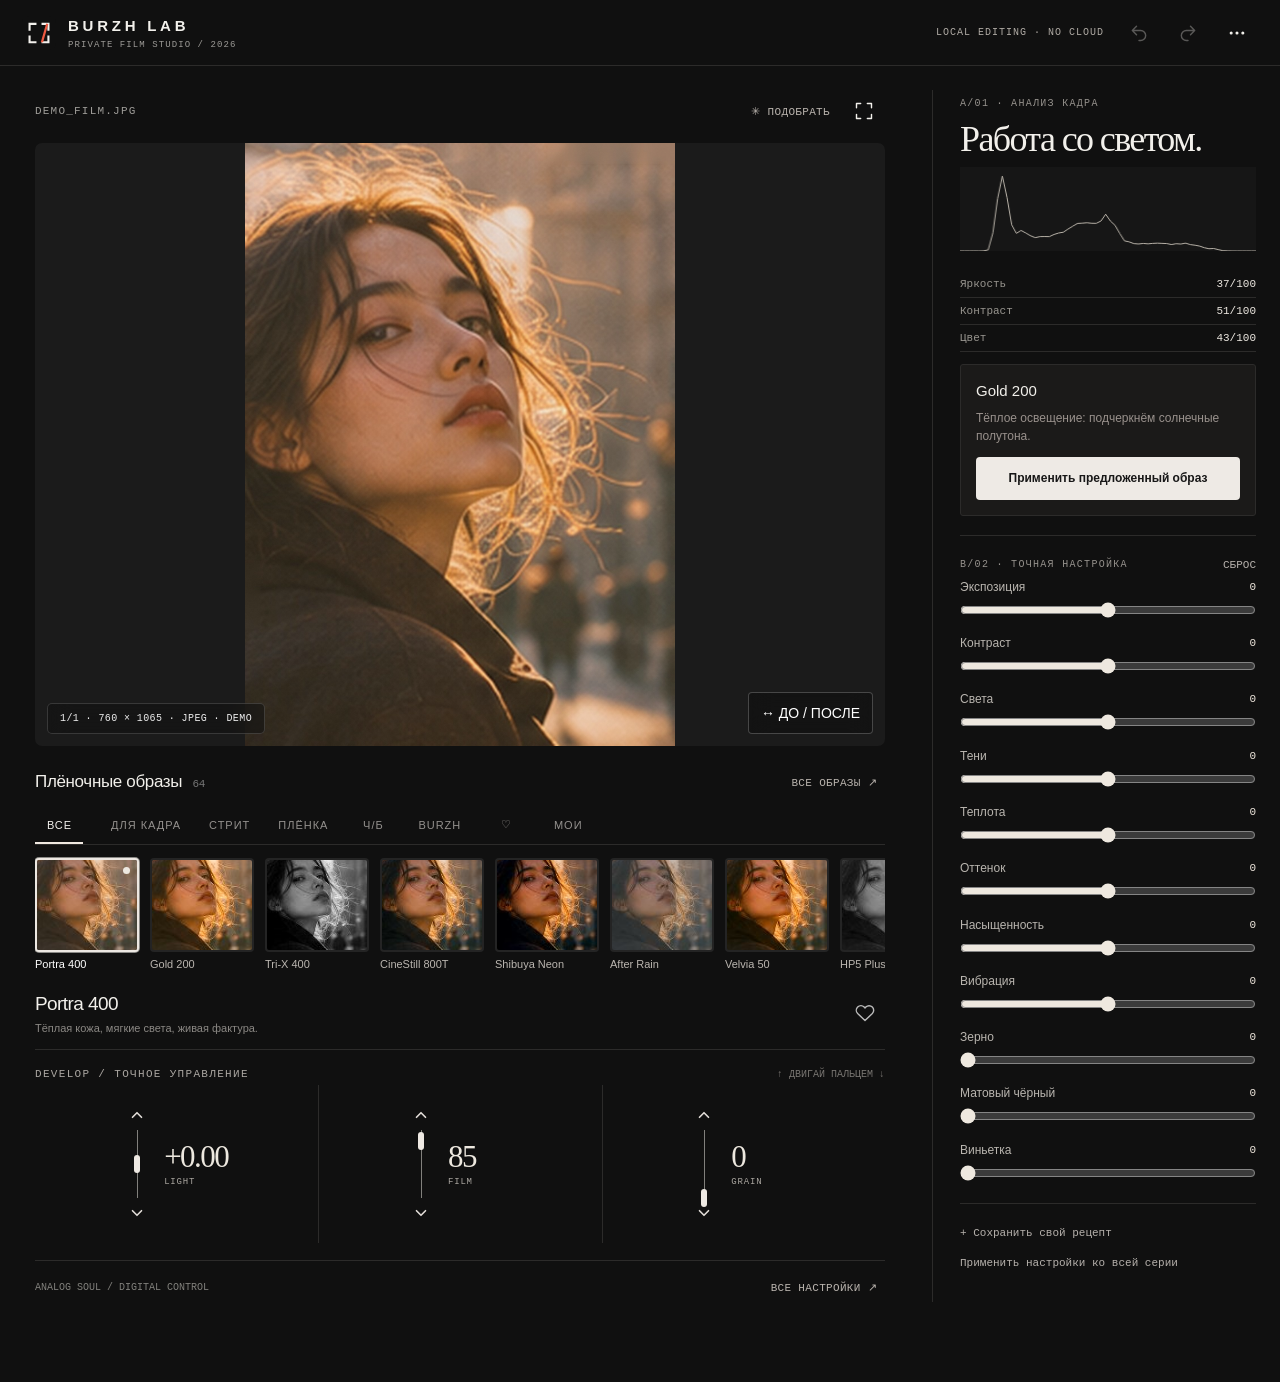
<file: fujilab/index.html>
<!doctype html>
<html lang="ru">
<head>
<meta charset="utf-8">
<meta name="viewport" content="width=device-width,initial-scale=1,viewport-fit=cover">
<meta name="theme-color" content="#101010">
<meta name="apple-mobile-web-app-capable" content="yes">
<meta name="apple-mobile-web-app-status-bar-style" content="black-translucent">
<meta name="description" content="BURZH Lab — личная фотолаборатория. 64 пленочных образа, серия кадров, проявка, кадрирование и экспорт без отправки фотографий на сервер.">
<meta property="og:title" content="BURZH Lab — Frame First">
<title>BURZH Lab — Frame First</title>
<link rel="icon" type="image/svg+xml" href="data:image/svg+xml,%3Csvg%20xmlns%3D%22http%3A%2F%2Fwww.w3.org%2F2000%2Fsvg%22%20viewBox%3D%220%200%20256%20256%22%3E%3Crect%20width%3D%22256%22%20height%3D%22256%22%20rx%3D%2247%22%20fill%3D%22%23101010%22%2F%3E%3Cg%20fill%3D%22none%22%20stroke%3D%22%23F3F1ED%22%20stroke-width%3D%2216%22%20stroke-linecap%3D%22square%22%3E%3Cpath%20d%3D%22M57%20103V59H101%22%2F%3E%3Cpath%20d%3D%22M155%2059H199V103%22%2F%3E%3Cpath%20d%3D%22M57%20154V198H101%22%2F%3E%3Cpath%20d%3D%22M155%20198H199V154%22%2F%3E%3C%2Fg%3E%3Cpath%20d%3D%22M150%20198%20190%2058%22%20fill%3D%22none%22%20stroke%3D%22%23EF5941%22%20stroke-width%3D%2217%22%2F%3E%3C%2Fsvg%3E">
<link rel="apple-touch-icon" sizes="180x180" href="[data-uri]">
<link rel="manifest" href="./manifest.webmanifest">
<style>
:root{color-scheme:dark;--bg:#101010;--panel:#161616;--line:#2c2b2a;--line2:#3a3938;--ink:#f2f0eb;--muted:#9c9a96;--quiet:#6c6a67;--accent:#ed5d42;--soft:#c5b8a9;--font:Inter,-apple-system,BlinkMacSystemFont,"Helvetica Neue",Arial,sans-serif;--mono:"SFMono-Regular",Consolas,"Liberation Mono",monospace}
*{box-sizing:border-box}html{scroll-behavior:smooth}body{margin:0;background:var(--bg);color:var(--ink);font:14px/1.45 var(--font);-webkit-font-smoothing:antialiased}button,input,select{font:inherit}button{border:0;background:transparent;color:inherit;cursor:pointer;-webkit-tap-highlight-color:transparent}button:disabled{opacity:.32;cursor:default}button:focus-visible,input:focus-visible,select:focus-visible,[role=slider]:focus-visible{outline:2px solid var(--soft);outline-offset:3px}a{color:inherit}svg{width:20px;height:20px;stroke:currentColor;fill:none;stroke-width:1.7;stroke-linecap:round;stroke-linejoin:round;flex-shrink:0}label{cursor:pointer}input[type=range]{accent-color:#eee8df}input,button{touch-action:manipulation}.mono{font-family:var(--mono)}.ghost{color:var(--muted)}.mini{font:10px var(--mono);letter-spacing:.1em;text-transform:uppercase}.round{border:1px solid var(--line2);border-radius:99px;display:inline-flex;align-items:center;justify-content:center;gap:8px;padding:9px 13px;min-height:40px;color:var(--ink);white-space:nowrap}.round:hover,.round:active{background:#222}.border{border:1px solid var(--line2)}.active-color{color:#f5e6dc}#app{min-height:100dvh}
header.top{height:66px;border-bottom:1px solid var(--line);padding:0 22px;display:flex;align-items:center;justify-content:space-between;gap:15px;max-width:1560px;margin:auto}.brand{display:flex;align-items:center;gap:12px;min-width:0}.brand img{width:34px;height:34px;object-fit:cover;border-radius:7px}.brand-name{font-size:15px;font-weight:680;letter-spacing:.25em;white-space:nowrap}.brand-caption{font:9px var(--mono);letter-spacing:.12em;color:var(--muted);margin-top:3px}.header-actions{display:flex;align-items:center;gap:7px}.iconbtn{width:42px;height:42px;display:grid;place-items:center;border-radius:50%}.iconbtn:hover{background:#252424}.iconbtn svg{height:20px;width:20px}.top-tag{font:10px var(--mono);color:#afaaa4;letter-spacing:.1em;white-space:nowrap;margin-right:7px}
.workspace{max-width:1560px;margin:auto;display:grid;grid-template-columns:minmax(0,1fr) 324px;gap:36px;padding:24px 24px 80px}.work{min-width:0;max-width:850px;width:100%;margin:0 auto}.section-row{display:flex;align-items:center;justify-content:space-between;gap:10px}.smallhead{font:11px var(--mono);letter-spacing:.11em;color:#9f9d99}.actionline{display:flex;gap:5px;align-items:center}.quiet-link{font:11px var(--mono);color:#bab4ae;letter-spacing:.03em;padding:8px}.quiet-link:hover{color:white}.photo-header{min-height:40px;margin-bottom:11px}.photo-filename{min-width:0;max-width:53vw;overflow:hidden;text-overflow:ellipsis;white-space:nowrap}.photo-frame{position:relative;width:100%;aspect-ratio:var(--ratio,3 / 4);height:auto;max-height:min(67dvh,680px);background:#1b1b1b;display:flex;align-items:center;justify-content:center;overflow:hidden;border-radius:7px;isolation:isolate;touch-action:pan-y}.photo-frame canvas{position:absolute;inset:0;width:100%;height:100%;object-fit:contain}.photo-frame #editedCanvas{z-index:1}.photo-frame.before #editedCanvas{opacity:0}.photo-empty{position:absolute;inset:0;z-index:4;display:flex;align-items:center;justify-content:center;flex-direction:column;gap:13px;color:#eee;text-align:center;pointer-events:none}.photo-empty strong{font:300 clamp(32px,5vw,58px)/1.1 Georgia,serif;letter-spacing:-.04em}.photo-empty span{font:11px var(--mono);color:#9b9b9b}.photo-frame #focusExit{display:none}.photo-focus .photo-frame{position:fixed!important;inset:0!important;z-index:70!important;max-height:none!important;height:100dvh!important;width:100vw!important;aspect-ratio:auto!important;background:#050505!important;border-radius:0!important}.photo-focus .photo-frame #focusExit{display:block;position:absolute;top:calc(14px + env(safe-area-inset-top));right:16px;z-index:90;background:rgba(20,20,20,.7);border:1px solid #fff4;border-radius:50%;width:44px;height:44px;font-size:26px;color:white}.photo-focus .photo-frame .photo-overlay{bottom:calc(15px + env(safe-area-inset-bottom))}.photo-frame .photo-overlay{position:absolute;z-index:4;bottom:12px;left:12px;right:12px;display:flex;align-items:flex-end;justify-content:space-between;gap:8px;pointer-events:none}.photo-frame .photo-overlay button{pointer-events:auto}.picture-chip{background:rgba(18,18,18,.55);color:#eee;backdrop-filter:blur(12px);border:1px solid #ffffff26;border-radius:5px;padding:9px 12px;font:10px var(--mono);letter-spacing:.04em;max-width:70%;white-space:nowrap;overflow:hidden;text-overflow:ellipsis}.compare-button{background:rgba(15,15,15,.62);backdrop-filter:blur(12px);border:1px solid #ffffff38;color:#fff;border-radius:4px;padding:10px 12px;touch-action:none;user-select:none;white-space:nowrap}.compare-button:active,.compare-button.pressed{background:#4a4846}.photo-frame.before .picture-chip{color:#fff;background:rgba(174,80,58,.55)}
.series{display:none;align-items:center;gap:8px;overflow-x:auto;margin:12px 0 2px;padding:0 0 8px;scrollbar-width:none}.series.has-many{display:flex}.series-item{flex:0 0 auto;min-height:52px;display:flex;align-items:center;gap:8px;padding:5px 9px 5px 5px;border:1px solid var(--line);border-radius:5px;color:var(--muted);max-width:160px}.series-item.selected{border-color:#e7e2db;color:var(--ink)}.series-item img{width:38px;height:38px;object-fit:cover;border-radius:2px}.series-item span{overflow:hidden;max-width:95px;text-overflow:ellipsis;white-space:nowrap;font:10px var(--mono)}
.look-head{margin-top:22px;margin-bottom:9px}.look-head h2{margin:0;font-weight:500;font-size:17px;letter-spacing:-.02em}.look-head .count{color:#777;margin-left:6px;font:11px var(--mono)}.pillrow{display:flex;gap:0;border-bottom:1px solid var(--line);overflow-x:auto;scrollbar-width:none;scroll-snap-type:x proximity}.pillrow::-webkit-scrollbar,.presets::-webkit-scrollbar{display:none}.cat{padding:12px 14px 13px;position:relative;color:#94918e;min-width:62px;white-space:nowrap;text-transform:uppercase;letter-spacing:.09em;font:11px var(--font);flex:0 0 auto;scroll-snap-align:start}.cat:first-child{padding-left:1px}.cat.active{color:#f2f0ec}.cat.active:after{content:"";position:absolute;bottom:0;left:14px;right:14px;height:2px;background:#f0e9e1}.cat:first-child.active:after{left:0}.presets{display:flex;gap:11px;overflow-x:auto;padding:13px 2px 12px;scrollbar-width:none;-webkit-overflow-scrolling:touch;scroll-snap-type:x proximity;min-height:137px}.preset{min-width:104px;width:104px;text-align:left;scroll-snap-align:start;padding:0}.preset .thumb{display:block;width:100%;height:94px;overflow:hidden;position:relative;background:#242424;border-radius:4px;border:2px solid transparent}.preset img{display:block;width:100%;height:100%;object-fit:cover}.preset.selected .thumb{border-color:#ede8e2;box-shadow:0 0 0 1px #8a8986}.preset.selected .thumb:after{position:absolute;content:"";right:7px;top:7px;width:7px;height:7px;background:#ede8e0;border-radius:100%}.preset span.name{display:block;margin-top:6px;color:#bbb6b0;font:11px var(--font);white-space:nowrap;overflow:hidden;text-overflow:ellipsis}.preset.selected .name{color:white}.empty-results{padding:23px 0;color:#9c9893}.selected-look{border-bottom:1px solid var(--line);padding:8px 0 13px;display:flex;justify-content:space-between;gap:12px;align-items:center}.selected-name{font-size:19px;letter-spacing:-.03em;font-weight:500}.selected-desc{color:#8b8884;font-size:11px;margin-top:3px;max-width:390px}.favorite{min-height:40px;min-width:40px;color:#bbb;display:grid;place-items:center}.favorite.is-fav{color:#efb5a8}.favorite.is-fav svg{fill:currentColor}
.controls-head{margin-top:18px;display:flex;align-items:center;justify-content:space-between}.controls-head h2{font:11px var(--mono);font-weight:400;letter-spacing:.12em;color:#aaa6a1;margin:0}.controls-head .control-help{font:10px var(--mono);color:#787571}.controls{margin-top:5px;display:grid;grid-template-columns:repeat(3,minmax(0,1fr));gap:0;padding:0 0 17px;border-bottom:1px solid var(--line)}.vc{position:relative;min-height:158px;display:flex;flex-direction:row;align-items:center;justify-content:center;gap:12px;padding:12px 8px}.vc+.vc{border-left:1px solid var(--line)}.vcolumn{height:125px;display:flex;flex-direction:column;justify-content:space-between;align-items:center;width:30px;flex:0 0 30px}.vstep{width:30px;height:27px;display:grid;place-items:center;color:#e2ddd8}.vstep svg{width:18px;height:18px;stroke-width:2.2}.vslider{height:68px;width:30px;position:relative;touch-action:none;cursor:ns-resize;user-select:none;-webkit-user-select:none}.vslider:before{position:absolute;content:"";width:1px;height:100%;left:50%;background:#81807c}.vthumb{position:absolute;top:var(--pos,50%);left:50%;transform:translate(-50%,-50%);height:18px;width:6px;border-radius:4px;background:#eee9e3;pointer-events:none;transition:top .06s ease}.vslider.dragging .vthumb{width:8px;height:23px}.vreadout{width:67px;max-width:68px;display:flex;flex-direction:column;align-items:start;gap:5px}.vnum{font:normal clamp(22px,3vw,31px)/1 Georgia,"Times New Roman",serif;letter-spacing:-.05em;color:#ede8df}.vlabel{font:9px var(--mono);letter-spacing:.09em;color:#aaa6a0}.bottom-meta{display:flex;align-items:center;justify-content:space-between;gap:9px;margin:12px 0 0;color:#81807c;font:10px var(--mono)}.bottom-meta b{color:#bbb4ad;font-weight:400}
.sidebar{border-left:1px solid var(--line);padding:8px 0 0 27px;min-width:0}.side-title{font:10px var(--mono);letter-spacing:.13em;color:#95918c}.side-big{font:normal 36px/1 Georgia,serif;letter-spacing:-.045em;margin:12px 0 10px}.histogram{height:84px;width:100%;display:block;margin:10px 0 20px;background:#161616}.metricline{display:flex;align-items:center;justify-content:space-between;font:11px var(--mono);color:#98958f;padding:7px 0;border-bottom:1px solid var(--line)}.metricline strong{color:#ece7e0;font-weight:400}.analysis-suggestion{margin:12px 0 19px;padding:15px;background:#1b1a19;border:1px solid var(--line);border-radius:3px}.analysis-suggestion h3{font-weight:500;font-size:15px;margin:0 0 7px}.analysis-suggestion p{margin:0 0 12px;color:#99918c;font:12px/1.5 var(--font)}.suggest-action{width:100%;text-align:center;min-height:43px;background:#eeeae5;color:#171717;border-radius:4px;font-size:12px;font-weight:600}.side-divider{border-top:1px solid var(--line);margin:14px 0}.editlist{display:flex;flex-direction:column;gap:10px}.editrow label{display:flex;justify-content:space-between;align-items:center;font:12px var(--font);margin-bottom:5px;color:#b9b5af}.editrow label output{font:11px var(--mono);color:#eee6dc}.editrow input{width:100%;height:22px;margin:0}.action-plain{padding:9px 0;color:#b6b1ac;font:11px var(--mono);text-align:left}.action-plain:hover{color:white}.side-head{display:flex;justify-content:space-between;align-items:center}
.dock{display:none}.overlay{position:fixed;inset:0;z-index:60;display:none;justify-content:flex-end;align-items:center;background:rgba(0,0,0,.76);backdrop-filter:blur(8px)}.overlay.open{display:flex}.sheet{background:#191817;border:1px solid #383532;border-radius:12px 0 0 12px;width:min(500px,100%);height:min(100dvh,1040px);display:flex;flex-direction:column;min-height:0;box-shadow:-10px 0 60px rgba(0,0,0,.6)}.sheethead{display:flex;align-items:center;justify-content:space-between;gap:12px;padding:20px 22px 14px;border-bottom:1px solid var(--line);flex-shrink:0}.sheethead h2{margin:5px 0 0;font:normal 31px/1.1 Georgia,serif;letter-spacing:-.04em}.sheethead .kicker{font:10px var(--mono);color:#999;letter-spacing:.1em}.close{width:42px;height:42px;border:1px solid var(--line2);border-radius:50%;display:grid;place-items:center}.sheetbody{overflow-y:auto;overscroll-behavior:contain;flex:1;min-height:0;padding:18px 22px calc(26px + env(safe-area-inset-bottom));scrollbar-width:thin}.sheetbody h3{font-size:15px;font-weight:500;margin:6px 0 10px}.sheetbody p{color:#aba7a2;font:13px/1.65 var(--font)}.field{display:flex;flex-direction:column;gap:8px;margin-bottom:18px}.field label{font:11px var(--mono);color:#b6b1ab;letter-spacing:.04em}.field input,.field select{width:100%;padding:12px 14px;border-radius:5px;border:1px solid var(--line2);outline:0;background:#242321;color:#eee;min-height:45px}.rowbtn{display:flex;gap:8px;flex-wrap:wrap;margin:12px 0 22px}.chip{border:1px solid #45413d;padding:10px 14px;border-radius:5px;font-size:12px;min-height:43px;color:#bbb6af}.chip.on{background:#eeeae4;color:#171717;border-color:#eeeae4}.primary{width:100%;min-height:51px;padding:13px 15px;border-radius:5px;background:#eeeae4;color:#161616;font-size:12px;font-weight:650;letter-spacing:.06em}.primary:active{transform:translateY(1px)}.secondary{min-height:45px;border:1px solid #55504c;border-radius:5px;padding:9px 14px;font:12px var(--font)}.sheet-actions{display:flex;gap:10px;flex-wrap:wrap}.sheet-actions>*{flex:1}.sheet .editrow{margin:15px 0 21px}.sheet .editrow input{accent-color:#ded4ca}.gridlooks{display:grid;grid-template-columns:repeat(3,minmax(0,1fr));gap:15px 10px;margin-top:16px}.gridlook{padding:0;text-align:left;min-width:0}.gridlook>img{display:block;width:100%;aspect-ratio:1/1.1;object-fit:cover;border-radius:4px;border:2px solid transparent}.gridlook.selected>img{border-color:#f4e9dd}.gridlook .label{font:11px var(--font);color:#c9c4bc;margin-top:6px;overflow:hidden;text-overflow:ellipsis;white-space:nowrap}.gridlook.selected .label{color:#fff}.inline-actions{display:flex;justify-content:space-between;gap:12px;align-items:center;margin:12px 0}.inline-actions .quiet-link{font-size:12px}.download-status{color:#9a958d;font:11px/1.5 var(--mono);margin-top:14px}.progress{width:100%;height:3px;background:#393633;margin-top:12px;overflow:hidden}.progress>div{height:100%;width:0;background:#dfd7c9;transition:width .08s}.formatgrid{display:grid;grid-template-columns:repeat(3,1fr);gap:9px}.formatgrid button{border:1px solid #48433f;padding:14px 6px;border-radius:5px;font-size:12px}.formatgrid button.on{color:#141414;background:#eee8df}.crop-guide{width:100%;aspect-ratio:4/5;max-height:38dvh;overflow:hidden;display:grid;place-items:center;background:#161616;border:1px solid var(--line);margin:14px 0;position:relative}.crop-guide canvas{width:100%;height:100%;object-fit:contain}.crop-hint{font-size:11px;color:#aaa;max-width:420px}.clearbtn{color:#ccbbb1;font-size:12px;text-decoration:underline;text-underline-offset:3px}.qgroup{margin-bottom:20px}.qtitle{font:11px var(--mono);color:#999;letter-spacing:.08em;margin-bottom:12px}.resultmsg{background:#272320;border:1px solid #524137;color:#eee3dc;border-radius:5px;padding:12px;margin:14px 0;line-height:1.5}.kbd{font-family:var(--mono);font-size:10px;color:#a69d96}
#toast{position:fixed;z-index:90;bottom:20px;left:50%;transform:translate(-50%,10px);padding:12px 16px;border-radius:4px;background:#e8e4de;color:#151515;font:12px var(--font);opacity:0;pointer-events:none;transition:opacity .15s,transform .15s;text-align:center;max-width:92vw;box-shadow:0 9px 40px #0008}#toast.show{opacity:1;transform:translate(-50%,0)}.drop{position:fixed;z-index:55;inset:12px;border:2px dashed #e9e1d8;background:rgba(15,15,15,.92);display:none;place-items:center;color:white;font:21px Georgia,serif;pointer-events:none}.drop.on{display:grid}
@media(max-width:1040px){.workspace{grid-template-columns:1fr;max-width:780px;padding:15px 15px 100px}.sidebar{display:none}.work{max-width:720px}}
@media(max-width:640px){header.top{height:57px;padding:0 14px}.brand{gap:9px}.brand img{width:29px;height:29px}.brand-name{font-size:13px;letter-spacing:.21em}.brand-caption{display:none}.top-tag{display:none}.header-actions{gap:1px}.iconbtn{width:38px;height:38px}.workspace{padding:12px 12px calc(105px + env(safe-area-inset-bottom))}.photo-header{margin-bottom:7px;min-height:32px}.photo-frame{border-radius:5px;max-height:min(59dvh,590px)}.photo-frame .photo-overlay{bottom:9px;left:9px;right:9px}.picture-chip{font-size:9px;padding:8px 9px}.compare-button{font-size:10px;padding:9px}.look-head{margin-top:13px;margin-bottom:4px}.look-head h2{font-size:16px}.cat{font-size:10px;padding:10px 11px}.cat.active:after{left:11px;right:11px}.presets{min-height:121px;padding:11px 1px 10px;gap:8px}.preset{min-width:88px;width:88px}.preset .thumb{height:83px}.preset span.name{font-size:10px}.selected-look{padding:4px 0 8px}.selected-name{font-size:17px}.selected-desc{font-size:10px}.controls-head{margin-top:12px}.controls-head .control-help{font-size:9px}.controls{padding-bottom:10px}.vc{gap:4px;padding:7px 3px;min-height:135px}.vcolumn{height:113px;width:26px;flex-basis:26px}.vslider{height:57px;width:25px}.vreadout{width:57px;min-width:0}.vnum{font-size:23px}.vlabel{font-size:9px}.bottom-meta{margin-top:9px;font-size:9px}.dock{display:flex;position:fixed;z-index:40;bottom:0;left:0;right:0;align-items:stretch;justify-content:space-around;height:calc(64px + env(safe-area-inset-bottom));padding:6px 5px calc(3px + env(safe-area-inset-bottom));background:rgba(20,19,19,.96);border-top:1px solid #333130;backdrop-filter:blur(20px)}.dock button{min-width:0;flex:1 1 0;display:flex;align-items:center;justify-content:center;flex-direction:column;gap:2px;color:#aaa5a0;font:9px var(--font);letter-spacing:0}.dock button svg{width:19px;height:19px}.dock .export{color:#fff}.dock .export svg{color:#fff}.overlay{align-items:flex-end;justify-content:center}.sheet{width:100%;max-width:none;height:min(87dvh,920px);border-radius:16px 16px 0 0;border-bottom:0}.sheethead{padding:13px 17px 12px}.sheethead h2{font-size:28px}.sheetbody{padding:15px 17px calc(24px + env(safe-area-inset-bottom))}#toast{bottom:88px}}
@media(max-width:350px){.vc{gap:1px;padding:5px 1px}.vreadout{width:51px}.vnum{font-size:20px}.vlabel{font-size:8px}.vcolumn{width:23px;flex-basis:23px}.brand-name{letter-spacing:.13em;font-size:12px}.photo-header{font-size:9px}}
@media(prefers-reduced-motion:reduce){*,*:before,*:after{scroll-behavior:auto!important;transition:none!important;animation:none!important}}
</style>
<style>
#editLive{display:none;flex:none;background:#101010;padding:8px 14px;border-bottom:1px solid #333;text-align:center}
#overlay[data-kind="edit"] #editLive{display:block}
#editLive canvas{display:block;width:100%;height:clamp(100px,32dvh,340px);object-fit:contain}
#editLive small{display:block;color:#aaa;font:10px monospace;margin-top:5px;letter-spacing:.12em}
@media(max-width:640px){#overlay[data-kind="edit"] .sheet{height:100dvh;max-height:100dvh;border-radius:0}#overlay[data-kind="edit"] .sheethead{padding:8px 14px}#overlay[data-kind="edit"] .sheethead h2{font-size:22px}#overlay[data-kind="edit"] .sheetbody{padding-top:12px}}
</style></head>
<body>
<svg style="display:none" aria-hidden="true" xmlns="http://www.w3.org/2000/svg">
<symbol id="i-arrow-left" viewBox="0 0 24 24"><path d="M19 12H5M12 19l-7-7 7-7"/></symbol>
<symbol id="i-arrow-right" viewBox="0 0 24 24"><path d="M5 12h14M12 5l7 7-7 7"/></symbol>
<symbol id="i-down" viewBox="0 0 24 24"><path d="M12 3v13m-5-5 5 5 5-5M4 17v4h16v-4"/></symbol>
<symbol id="i-upload" viewBox="0 0 24 24"><path d="M12 19V6m-5 5 5-5 5 5M4 16v5h16v-5"/></symbol>
<symbol id="i-crop" viewBox="0 0 24 24"><path d="M6 2v16h16M2 6h16v16"/></symbol>
<symbol id="i-edit" viewBox="0 0 24 24"><path d="M4 7h16M4 17h16M8 4v6M16 14v6"/></symbol>
<symbol id="i-grid" viewBox="0 0 24 24"><rect x="3" y="3" width="7" height="7"/><rect x="14" y="3" width="7" height="7"/><rect x="3" y="14" width="7" height="7"/><rect x="14" y="14" width="7" height="7"/></symbol>
<symbol id="i-compare" viewBox="0 0 24 24"><rect x="3" y="4" width="18" height="16" rx="2"/><path d="M12 4v16M9 12l3 3 3-3"/></symbol>
<symbol id="i-heart" viewBox="0 0 24 24"><path d="M20.8 4.9a5.5 5.5 0 0 0-7.8 0l-1 1-1-1a5.5 5.5 0 0 0-7.8 7.8L12 21l8.8-8.3a5.5 5.5 0 0 0 0-7.8Z"/></symbol>
<symbol id="i-close" viewBox="0 0 24 24"><path d="M5 5l14 14M19 5 5 19"/></symbol>
<symbol id="i-undo" viewBox="0 0 24 24"><path d="M9 14 4 9l5-5M4 9h10a6 6 0 1 1 0 12h-2"/></symbol>
<symbol id="i-redo" viewBox="0 0 24 24"><path d="m15 14 5-5-5-5M20 9H10a6 6 0 1 0 0 12h2"/></symbol>
<symbol id="i-search" viewBox="0 0 24 24"><circle cx="11" cy="11" r="7"/><path d="m16 16 5 5"/></symbol>
<symbol id="i-more" viewBox="0 0 24 24"><circle cx="5" cy="12" r="1"/><circle cx="12" cy="12" r="1"/><circle cx="19" cy="12" r="1"/></symbol>
<symbol id="i-up" viewBox="0 0 24 24"><path d="m6 15 6-6 6 6"/></symbol>
<symbol id="i-chevron-down" viewBox="0 0 24 24"><path d="m6 9 6 6 6-6"/></symbol>
<symbol id="i-max" viewBox="0 0 24 24"><path d="M8 3H3v5m13-5h5v5M3 16v5h5m13-5v5h-5"/></symbol>
<symbol id="i-lightning" viewBox="0 0 24 24"><path d="m13 2-9 11h7l-1 9 10-12h-7l0-8Z"/></symbol>
<symbol id="i-recipe" viewBox="0 0 24 24"><path d="M5 4h11l3 3v13H5zM8 10h8m-8 4h8"/></symbol>
</svg>
<div id="app">
<header class="top">
 <div class="brand"><img src="data:image/svg+xml,%3Csvg%20xmlns%3D%22http%3A%2F%2Fwww.w3.org%2F2000%2Fsvg%22%20viewBox%3D%220%200%20256%20256%22%3E%3Crect%20width%3D%22256%22%20height%3D%22256%22%20rx%3D%2247%22%20fill%3D%22%23101010%22%2F%3E%3Cg%20fill%3D%22none%22%20stroke%3D%22%23F3F1ED%22%20stroke-width%3D%2216%22%20stroke-linecap%3D%22square%22%3E%3Cpath%20d%3D%22M57%20103V59H101%22%2F%3E%3Cpath%20d%3D%22M155%2059H199V103%22%2F%3E%3Cpath%20d%3D%22M57%20154V198H101%22%2F%3E%3Cpath%20d%3D%22M155%20198H199V154%22%2F%3E%3C%2Fg%3E%3Cpath%20d%3D%22M150%20198%20190%2058%22%20fill%3D%22none%22%20stroke%3D%22%23EF5941%22%20stroke-width%3D%2217%22%2F%3E%3C%2Fsvg%3E" alt=""/><div><div class="brand-name">BURZH LAB</div><div class="brand-caption">PRIVATE FILM STUDIO / 2026</div></div></div>
 <div class="header-actions"><span class="top-tag">LOCAL EDITING · NO CLOUD</span><button class="iconbtn" id="undo" aria-label="Отменить"><svg><use href="#i-undo"/></svg></button><button class="iconbtn" id="redo" aria-label="Повторить"><svg><use href="#i-redo"/></svg></button><button class="iconbtn" id="menu" aria-label="Дополнительные действия"><svg><use href="#i-more"/></svg></button></div>
</header>
<main class="workspace">
 <section class="work">
  <div class="section-row photo-header"><span class="smallhead photo-filename" id="photoName">FRAME 001 · SAMPLE</span><div class="actionline"><button id="recommendQuick" class="quiet-link" title="Подбор образа по свету">✳ ПОДОБРАТЬ</button><button id="fullscreen" class="iconbtn" title="Увеличить фотографию" aria-label="Увеличить фотографию"><svg><use href="#i-max"/></svg></button></div></div>
  <div class="photo-frame" id="photoFrame"><canvas id="originalCanvas"></canvas><canvas id="editedCanvas"></canvas><div class="photo-empty" id="emptyPhoto" style="display:none"><strong>Найди свой цвет.</strong><span>Загрузи фотографию — и всё начнётся.</span></div><button id="focusExit" hidden aria-label="Закрыть полноэкранный просмотр">×</button><div class="photo-overlay"><span class="picture-chip" id="imageMeta">PHOTO 01 / FILM EDIT</span><button id="compare" class="compare-button" aria-label="Удерживайте для просмотра оригинала">↔ ДО / ПОСЛЕ</button></div></div>
  <div class="series" id="series"></div>
  <div class="section-row look-head"><h2>Плёночные образы <span class="count" id="totalCount">64</span></h2><button id="openLibrary" class="quiet-link">ВСЕ ОБРАЗЫ ↗</button></div>
  <div class="pillrow" id="categoryTabs" role="tablist" aria-label="Категории пресетов"></div>
  <div class="presets" id="presetRail" aria-label="Выбор пресета"></div>
  <div class="selected-look"><div><div class="selected-name" id="selectedName">Portra 400</div><div class="selected-desc" id="selectedDesc">Живая цветопередача и мягкий свет</div></div><button id="favorite" class="favorite" aria-label="Добавить пресет в избранное"><svg><use href="#i-heart"/></svg></button></div>
  <div class="controls-head"><h2>DEVELOP / ТОЧНОЕ УПРАВЛЕНИЕ</h2><span class="control-help">↑ ДВИГАЙ ПАЛЬЦЕМ ↓</span></div>
  <div class="controls" id="quickControls"></div>
  <div class="bottom-meta"><span>ANALOG SOUL / DIGITAL CONTROL</span><button class="quiet-link" id="openFine">ВСЕ НАСТРОЙКИ ↗</button></div>
 </section>
 <aside class="sidebar">
  <div class="side-title">A/01 · АНАЛИЗ КАДРА</div><h2 class="side-big">Работа со светом.</h2><canvas class="histogram" id="histogram" width="290" height="84" aria-label="Гистограмма яркости"></canvas>
  <div class="metricline"><span>Яркость</span><strong id="metricBrightness">—</strong></div><div class="metricline"><span>Контраст</span><strong id="metricContrast">—</strong></div><div class="metricline"><span>Цвет</span><strong id="metricColor">—</strong></div>
  <div class="analysis-suggestion"><h3 id="suggestName">Portra 400</h3><p id="suggestReason">Анализ светов, теней и цвета прямо на устройстве.</p><button id="applySuggestion" class="suggest-action">Применить предложенный образ</button></div>
  <div class="side-divider"></div><div class="side-head"><span class="side-title">B/02 · ТОЧНАЯ НАСТРОЙКА</span><button class="action-plain" id="resetAll">СБРОС</button></div><div class="editlist" id="sideEdit"></div>
  <div class="side-divider"></div><button class="action-plain" id="saveRecipe">+ Сохранить свой рецепт</button><button class="action-plain" id="copySeries">Применить настройки ко всей серии</button>
 </aside>
</main>
<nav class="dock" aria-label="Основное меню"><button id="dockOpen"><svg><use href="#i-upload"/></svg><span>Открыть</span></button><button id="dockLooks"><svg><use href="#i-grid"/></svg><span>Образы</span></button><button id="dockEdit"><svg><use href="#i-edit"/></svg><span>Правки</span></button><button id="dockCrop"><svg><use href="#i-crop"/></svg><span>Кадр</span></button><button id="dockExport" class="export"><svg><use href="#i-down"/></svg><span>Экспорт</span></button></nav>
</div>
<div class="overlay" id="overlay"><div class="sheet" role="dialog" aria-modal="true" aria-labelledby="sheetTitle"><div class="sheethead"><div><div class="kicker" id="sheetKicker">BURZH LAB / EDITOR</div><h2 id="sheetTitle">Редактор.</h2></div><button class="close" id="closeSheet" aria-label="Закрыть окно"><svg><use href="#i-close"/></svg></button></div><div id="editLive"><canvas id="editLiveCanvas" aria-label="Предпросмотр обработки"></canvas><small>LIVE / ПРЕДПРОСМОТР</small></div><div class="sheetbody" id="sheetBody"></div></div></div>
<div id="toast" role="status" aria-live="polite"></div><div class="drop" id="drop">ОТПУСТИ, ЧТОБЫ ОТКРЫТЬ КАДР</div>
<input id="imageInput" type="file" hidden multiple accept="image/jpeg,image/png,image/webp,image/heic,image/heif,.jpg,.jpeg,.png,.webp,.heic,.heif,.raf,.arw,.cr2,.cr3,.dng,.nef,.rw2,.orf,.pef,.raw">
<input id="lutInput" type="file" hidden accept=".cube,.CUBE,text/plain">
<script>
const P=(id,name,cat,tag,values)=>({id,name,cat,tag,...values});
const PRESETS=[
 P('light','Light','light','SOFT / AIRY',{exposure:.25,contrast:-.10,saturation:-.04,shadows:.12,highlights:-.12,temp:2,fade:.035}),
 P('apricot','Apricot','color','WARM / SKIN',{exposure:.13,contrast:-.04,saturation:-.03,temp:18,tint:5,highlights:-.10,shadows:.07,fade:.045,splitWarm:9}),
 P('sunshine','SunShine','light','SOLAR / GOLD',{exposure:.20,contrast:.05,saturation:.12,temp:24,tint:3,highlights:-.13,splitWarm:16,grain:.045}),
 P('monochrome','Monochrome','bw','MONO / SOFT',{mono:1,contrast:.12,shadows:.04,fade:.07,grain:.10}),
 P('bright-colors','Bright Colors','color','VIVID / POP',{exposure:.07,contrast:.12,saturation:.24,vibrance:.24,highlights:-.08}),
 P('gentle','Gentle','light','PASTEL / SOFT',{exposure:.14,contrast:-.16,saturation:-.10,shadows:.15,highlights:-.18,fade:.075,tint:4}),
 P('warm','Warm','color','WARM / NATURAL',{temp:21,contrast:.04,saturation:.03,splitWarm:9,highlights:-.06}),
 P('fresh','Fresh','color','CLEAR / COOL',{temp:-12,tint:-4,saturation:.09,vibrance:.17,exposure:.08,contrast:.05,greenShift:8}),
 P('pure','Pure','light','CLEAN / TRUE',{exposure:.10,contrast:.08,shadows:.11,highlights:-.12,vibrance:.09}),
 P('film','Film','film','ANALOG / 35MM',{contrast:-.06,saturation:-.10,temp:7,tint:3,fade:.10,grain:.13,vignette:.10,splitWarm:7,splitCool:5}),
 P('kodak-pure','Kodak Pure','film','CLASSIC / COLOR',{contrast:.09,saturation:.06,temp:12,fade:.035,grain:.09,splitWarm:8,greenShift:-7}),
 P('pinkish','Pinkish','color','PINK / HAZE',{exposure:.09,contrast:-.09,tint:18,saturation:-.04,fade:.05,splitWarm:4}),
 P('saturation','Saturation','color','PUNCH / COLOR',{contrast:.07,saturation:.32,vibrance:.16}),
 P('black-and-white','Black & White','bw','MONO / DEEP',{mono:1,contrast:.27,shadows:-.07,highlights:-.08,grain:.14,vignette:.14}),
 P('portrait','Portrait','light','SKIN / SOFT',{exposure:.12,contrast:-.08,temp:8,tint:5,saturation:-.07,shadows:.10,highlights:-.20}),
 P('tonning','Tonning','film','DUOTONE / FILM',{contrast:.08,saturation:-.15,fade:.07,splitCool:17,splitWarm:13,grain:.08}),
 P('brighten','Brighten','light','LIGHT / LIFT',{exposure:.33,contrast:-.04,shadows:.20,highlights:-.20}),
 P('vibrance','Vibrance','color','COLOR / RICH',{vibrance:.38,saturation:.02,contrast:.03}),
 P('street','Street','film','URBAN / GRAIN',{contrast:.21,saturation:-.16,temp:-6,grain:.16,vignette:.14,splitCool:10,highlights:-.09}),
 P('darken','Darken','film','MOODY / DARK',{exposure:-.25,contrast:.15,saturation:-.12,highlights:-.18,vignette:.18,splitCool:7}),
 P('golden-hour','Golden Hour','light','SUNSET / GLOW',{exposure:.09,contrast:-.01,temp:30,tint:8,saturation:.10,highlights:-.18,splitWarm:26,grain:.035}),
 P('matte','Matte','film','MIST / MATTE',{contrast:-.15,shadows:.06,highlights:-.12,saturation:-.18,fade:.20,grain:.08}),
 P('vintage','Vintage','film','RETRO / FADED',{contrast:-.09,saturation:-.22,temp:16,fade:.19,grain:.19,vignette:.13,splitWarm:15}),
 P('orange-teal','Orange & Teal','color','CINEMA / COLOR',{contrast:.12,saturation:.09,temp:6,teal:20,splitCool:17,splitWarm:18,highlights:-.09}),
 P('forest','Forest','color','BOTANIC / DEEP',{exposure:-.04,contrast:.09,saturation:-.10,greenShift:26,splitCool:14,temp:-8,shadows:.09}),
 P('dream','Dream','film','DREAM / PASTEL',{exposure:.12,contrast:-.20,saturation:-.12,highlights:-.20,fade:.12,tint:9,splitWarm:5}),
 P('spring-matte','Spring Matte','light','SPRING / BLOOM',{exposure:.12,contrast:-.12,greenShift:-12,vibrance:.10,fade:.13,temp:6}),
 P('purple','Purple','color','LILAC / MOOD',{tint:24,temp:-5,contrast:.03,saturation:.02,splitCool:10}),
 P('warm-ii','Warm II','color','AMBER / DEEP',{temp:34,contrast:.13,exposure:-.04,saturation:-.08,splitWarm:23,grain:.06}),
 P('rosy','Rosy','color','ROSE / GLOW',{temp:12,tint:22,exposure:.12,contrast:-.08,saturation:-.01,highlights:-.15,fade:.06}),
 P('portra-400','Portra 400','film','LEGEND / PORTRAIT',{exposure:.11,contrast:-.05,saturation:-.06,temp:9,tint:4,shadows:.08,highlights:-.16,fade:.05,grain:.08}),
 P('gold-200','Gold 200','film','LEGEND / WARM',{exposure:.08,contrast:.03,saturation:.08,temp:18,splitWarm:15,highlights:-.09,grain:.06}),
 P('ektar-100','Ektar 100','film','LEGEND / VIVID',{contrast:.10,saturation:.18,vibrance:.22,temp:4,highlights:-.08,greenShift:-4}),
 P('kodachrome-64','Kodachrome 64','film','LEGEND / DOCU',{contrast:.14,saturation:.06,temp:6,splitWarm:8,splitCool:6,grain:.07,vignette:.06}),
 P('velvia-50','Velvia 50','film','LEGEND / LANDSCAPE',{contrast:.13,saturation:.20,vibrance:.28,temp:-3,greenShift:10,highlights:-.11}),
 P('provia-100f','Provia 100F','film','LEGEND / BALANCED',{contrast:.07,saturation:.05,vibrance:.10,temp:-2,highlights:-.07,shadows:.05}),
 P('cinestill-800t','CineStill 800T','film','LEGEND / NIGHT',{contrast:.09,saturation:.02,temp:-10,teal:16,splitCool:20,highlights:-.10,grain:.16,vignette:.12}),
 P('trix-400','Tri-X 400','bw','LEGEND / B&W',{mono:1,contrast:.24,shadows:-.06,highlights:-.09,grain:.20,vignette:.10}),
 P('hp5-plus','HP5 Plus','bw','LEGEND / MONO',{mono:1,contrast:.16,shadows:.03,highlights:-.06,grain:.17,fade:.04}),
 P('superia-xtra','Superia X-tra','film','LEGEND / STREET',{contrast:.08,saturation:.11,vibrance:.13,temp:-4,greenShift:7,grain:.09})
];
function grade(data,w,h,cfg,ox=0,oy=0,totalW=w,totalH=h){
 const d=data.data;const gain=Math.pow(2,clamp(cfg.exposure||0,-2.5,2.5));const contrast=clamp(1+(cfg.contrast||0)*1.45,.35,2.6);const sat=clamp(1+(cfg.saturation||0),0,2.6);const vibr=clamp(cfg.vibrance||0,-.95,1.8);const t=clamp(cfg.temp||0,-120,120)*.38;const ti=clamp(cfg.tint||0,-120,120)*.27;const fade=clamp(cfg.fade||0,0,.65);const grain=clamp(cfg.grain||0,0,.6)*44;const vignette=clamp(cfg.vignette||0,-.6,.8);const mono=clamp(cfg.mono||0,0,1);const greenShift=cfg.greenShift||0;const teal=cfg.teal||0;const warm=cfg.splitWarm||0;const cool=cfg.splitCool||0;const shadows=clamp(cfg.shadows||0,-1,1.5);const highs=clamp(cfg.highlights||0,-1,1.5);
 const hx=totalW/2,hy=totalH/2,inw=1/(hx||1),inh=1/(hy||1);
 for(let y=0,i=0;y<h;y++)for(let x=0;x<w;x++,i+=4){let r=d[i],g=d[i+1],b=d[i+2];const l0=(.2126*r+.7152*g+.0722*b)/255;const sh=(1-l0)*(1-l0);const hi=l0*l0;
 r*=gain;g*=gain;b*=gain;
 const tonal=shadows*55*sh + highs*62*hi;
 r=(r-128)*contrast+128+tonal;g=(g-128)*contrast+128+tonal;b=(b-128)*contrast+128+tonal;
 const l=(.2126*r+.7152*g+.0722*b),colorDelta=(Math.max(r,g,b)-Math.min(r,g,b))/255;
 const effectiveSat=sat+vibr*(1-clamp(colorDelta,0,1))*.60;
 r=l+(r-l)*effectiveSat;g=l+(g-l)*effectiveSat;b=l+(b-l)*effectiveSat;
 if(mono){const gray=.3*r+.59*g+.11*b;r=r*(1-mono)+gray*mono;g=g*(1-mono)+gray*mono;b=b*(1-mono)+gray*mono}
 r+=t+ti;g-=ti*.67;b-=t+ti*.36;
 if(greenShift){const m=clamp((g-Math.max(r,b)*.87)/85,0,1);r-=greenShift*m*.22;g-=greenShift*m*.09;b+=greenShift*m*.56}
 if(teal){const cm=clamp((b+g-r*1.65)/120,0,1);r-=teal*cm*.30;g+=teal*cm*.15;b+=teal*cm*.52;const om=clamp((r-b-20)/120,0,1);r+=teal*om*.32;g+=teal*om*.07;b-=teal*om*.27}
 const ll=clamp((.2126*r+.7152*g+.0722*b)/255,0,1);r+=warm*(ll*ll)*.75+cool*(1-ll)*(1-ll)*(-.23);g+=warm*(ll*ll)*.24+cool*(1-ll)*(1-ll)*.19;b-=warm*(ll*ll)*.37;b+=cool*(1-ll)*(1-ll)*.7;
 r=r*(1-fade)+fade*38;g=g*(1-fade)+fade*35;b=b*(1-fade)+fade*42;
 if(vignette){const dx=((x+ox)-hx)*inw,dy=((y+oy)-hy)*inh;const radius=dx*dx+dy*dy;const v=Math.max(0,radius-.12)*vignette*.42*255;r-=v;g-=v;b-=v}
 if(grain>0){let n=((Math.imul((x+ox+1),374761393)+Math.imul((y+oy+1),668265263))|0);n=Math.imul((n^(n>>>13)),1274126177);n^=n>>>16;const noise=((n&65535)/65535-.5)*grain*(.72+(.5-ll)*.5);r+=noise;g+=noise;b+=noise}
 d[i]=clamp(r,0,255);d[i+1]=clamp(g,0,255);d[i+2]=clamp(b,0,255);
 }
 return data
}
const ORIGINALS=[
 P('after-rain','After Rain','original','BURZH / 001',{temp:-12,tint:-3,contrast:-.09,saturation:-.23,shadows:.16,highlights:-.16,fade:.12,grain:.12,splitCool:13}),
 P('last-light','Last Light','original','BURZH / 002',{temp:29,tint:6,contrast:-.08,saturation:-.05,highlights:-.20,shadows:.10,splitWarm:27,fade:.06,grain:.08}),
 P('memory-400','Memory 400','original','BURZH / 003',{mono:1,contrast:.13,fade:.09,grain:.23,shadows:.05,highlights:-.11,vignette:.10}),
 P('slow-morning','Slow Morning','original','BURZH / 004',{exposure:.10,temp:7,contrast:-.17,saturation:-.15,highlights:-.22,shadows:.15,fade:.11,grain:.07}),
 P('blue-concrete','Blue Concrete','original','BURZH / 005',{temp:-21,contrast:.13,saturation:-.26,shadows:-.04,highlights:-.08,splitCool:23,grain:.14}),
 P('late-september','Late September','original','BURZH / 006',{temp:18,saturation:-.19,contrast:.03,fade:.09,grain:.11,splitWarm:14,greenShift:-10}),
 P('paper-whites','Paper Whites','original','BURZH / 007',{exposure:.18,contrast:-.21,saturation:-.27,highlights:-.20,shadows:.15,fade:.18,grain:.04}),
 P('transit-night','Transit Night','original','BURZH / 008',{temp:-10,tint:10,contrast:.17,saturation:-.10,shadows:-.06,splitCool:17,teal:17,grain:.18,vignette:.20})
];
/* BURZH STREET / 16 independent street recipes, not manufacturer profiles. */
const STREET=[
 P('shibuya-neon','Shibuya Neon','street','STREET / NIGHT',{exposure:-.10,contrast:.20,saturation:.07,vibrance:.12,temp:-21,tint:10,shadows:-.10,highlights:-.16,splitCool:30,splitWarm:17,teal:23,grain:.18,vignette:.16}),
 P('metro-1600','Metro 1600','street','STREET / MONO',{mono:1,contrast:.34,exposure:-.08,shadows:-.14,highlights:-.10,fade:.025,grain:.34,vignette:.13}),
 P('wet-asphalt','Wet Asphalt','street','STREET / RAIN',{exposure:-.06,contrast:.12,saturation:-.31,vibrance:-.10,temp:-19,shadows:.03,highlights:-.21,splitCool:26,grain:.15,fade:.07}),
 P('flash-35','Flash 35','street','STREET / FLASH',{exposure:.12,contrast:.26,saturation:.07,temp:5,highlights:.08,shadows:-.16,grain:.12,vignette:.24}),
 P('crosswalk-400','Crosswalk 400','street','STREET / DOCUMENT',{exposure:.04,contrast:.16,saturation:-.06,vibrance:.04,temp:4,highlights:-.11,shadows:.01,grain:.13,fade:.035}),
 P('taxi-yellow','Taxi Yellow','street','STREET / DAYLIGHT',{exposure:.11,contrast:.13,saturation:.09,vibrance:.15,temp:22,tint:2,splitWarm:23,highlights:-.17,grain:.08}),
 P('metro-fluoro','Metro Fluoro','street','STREET / SUBWAY',{exposure:-.08,contrast:.18,saturation:-.12,temp:-9,tint:-13,greenShift:23,splitCool:13,grain:.19,shadows:-.09}),
 P('red-signal','Red Signal','street','STREET / NIGHT',{exposure:-.15,contrast:.25,saturation:.08,temp:13,tint:12,shadows:-.16,highlights:-.18,splitWarm:30,splitCool:13,grain:.17,vignette:.16}),
 P('concrete-50','Concrete 50','street','STREET / ARCHITECT',{mono:.84,exposure:.07,contrast:.24,saturation:-.33,temp:-9,shadows:-.05,highlights:-.20,grain:.07,fade:.04}),
 P('late-train','Late Train','street','STREET / NIGHT',{exposure:-.18,contrast:.14,saturation:-.18,temp:-18,tint:6,shadows:.03,highlights:-.20,splitCool:23,teal:10,grain:.22,fade:.055}),
 P('blue-hour-800','Blue Hour 800','street','STREET / NIGHT',{exposure:-.04,contrast:.12,saturation:.03,vibrance:.10,temp:-23,shadows:.06,highlights:-.18,splitCool:28,grain:.14,fade:.04}),
 P('high-noon','High Noon','street','STREET / DAYLIGHT',{exposure:.12,contrast:.30,saturation:-.15,shadows:-.20,highlights:-.18,temp:9,grain:.09,vignette:.04}),
 P('soho-contrast','Soho Contrast','street','STREET / MONO',{mono:1,contrast:.39,exposure:.01,shadows:-.18,highlights:-.07,grain:.21,vignette:.11}),
 P('after-hours','After Hours','street','STREET / NIGHT',{exposure:-.21,contrast:.15,saturation:-.25,temp:-16,tint:8,splitCool:24,splitWarm:12,teal:17,grain:.21,vignette:.21}),
 P('witness-400','Witness 400','street','STREET / DOCUMENT',{mono:.90,contrast:.12,exposure:.03,shadows:.09,highlights:-.17,fade:.075,grain:.16}),
 P('sunday-street','Sunday Street','street','STREET / DAYLIGHT',{exposure:.15,contrast:-.10,saturation:-.12,temp:16,tint:3,shadows:.12,highlights:-.21,fade:.09,grain:.10,splitWarm:10})
];
PRESETS.push(...ORIGINALS,...STREET);
const TOTAL=PRESETS.length;
const STREET_IDS=new Set([...STREET.map(p=>p.id),'street','trix-400','hp5-plus','cinestill-800t','transit-night','blue-concrete']);
const META={
'portra-400':['Тёплая кожа, мягкие света, живая фактура.','PORTRAIT / COLOR'],'gold-200':['Солнечный янтарь и простые моменты.','DAYLIGHT / COLOR'],'cinestill-800t':['Ночной город под электрическим светом.','NIGHT / TUNGSTEN'],'trix-400':['Чёрно-белое зерно и честный контраст.','MONO / STREET'],'hp5-plus':['Мягкая документальная монохромность.','MONO / DOCUMENTARY'],'velvia-50':['Живые пейзажи и насыщенные полутона.','COLOR / LANDSCAPE'],'kodachrome-64':['Цвет как память о найденном времени.','COLOR / ARCHIVE'],'film':['Мягкая плёночная естественность.','ANALOG / COLOR'],
'after-rain':['Холодное утро. Воздух после дождя.','BURZH / ORIGINAL'],'last-light':['Последние минуты тёплого света.','BURZH / ORIGINAL'],'memory-400':['Память, рассказанная в чёрно-белом.','BURZH / ORIGINAL'],'slow-morning':['Тишина, свет из окна, пауза.','BURZH / ORIGINAL'],'blue-concrete':['Город, холодный воздух и тишина.','BURZH / ORIGINAL'],'late-september':['Тёплая осень без лишних слов.','BURZH / ORIGINAL'],'paper-whites':['Воздух, молочный свет и спокойствие.','BURZH / ORIGINAL'],'transit-night':['Город после полуночи.','BURZH / ORIGINAL'],
'shibuya-neon':['Электрические огни и холодная ночь.','STREET / NEON'],
'metro-1600':['Зерно как свидетель улицы. Жёсткий ч/б.','STREET / MONO'],
'wet-asphalt':['Дождь, отражения, прохладная тишина.','STREET / RAIN'],
'flash-35':['Ночной репортаж со вспышкой.','STREET / FLASH'],
'crosswalk-400':['Честный уличный цвет. Без позы.','STREET / DOCUMENT'],
 'taxi-yellow':['Город на солнце — жёлтые акценты.','STREET / DAYLIGHT'],
 'metro-fluoro':['Холодный свет метро.','STREET / SUBWAY'],
 'red-signal':['Красные огни в глубокой темноте.','STREET / NIGHT'],
 'concrete-50':['Геометрия, свет и городской ритм.','STREET / ARCHITECT'],
 'late-train':['Последняя электричка.','STREET / NIGHT'],
 'blue-hour-800':['Синий час между днём и ночью.','STREET / BLUE HOUR'],
 'high-noon':['Резкий полдень и глубокие тени.','STREET / DAYLIGHT'],
 'soho-contrast':['Графичный репортаж в чёрно-белом.','STREET / MONO'],
 'after-hours':['Город за закрытыми дверями.','STREET / NIGHT'],
 'witness-400':['Мягкий документальный монохром.','STREET / DOCUMENT'],
 'sunday-street':['Тёплый свет случайной прогулки.','STREET / DAYLIGHT']
};
const DEFAULT_SETTINGS={exposure:0,contrast:0,highlights:0,shadows:0,temp:0,tint:0,saturation:0,vibrance:0,fade:0,grain:0,vignette:0,mono:0,splitWarm:0,splitCool:0,greenShift:0,teal:0};
const DEMO_IMAGE='[data-uri]';

'use strict';
const $ = id => document.getElementById(id);
const $$ = (q,root=document)=>Array.from(root.querySelectorAll(q));
const clamp = (v,min,max)=>Math.max(min,Math.min(max,v));
const esc = text=>String(text).replace(/[&<>"']/g,c=>({'&':'&amp;','<':'&lt;','>':'&gt;','"':'&quot;',"'":'&#39;'}[c]));
const callIcon = id => `<svg aria-hidden="true"><use href="#i-${id}"/></svg>`;
const STORAGE='BURZH_FRAMEFIRST_V5';
const TUNES={exposure:['Экспозиция',-100,100,.013],contrast:['Контраст',-100,100,.012],highlights:['Света',-100,100,.012],shadows:['Тени',-100,100,.012],temp:['Теплота',-100,100,.65],tint:['Оттенок',-100,100,.5],saturation:['Насыщенность',-100,100,.012],vibrance:['Вибрация',-100,100,.012],grain:['Зерно',0,100,.0045],fade:['Матовый чёрный',0,100,.004],vignette:['Виньетка',0,100,.006]};
const quickDefs=[['exposure','LIGHT','EV'],['film','FILM','%'],['grain','GRAIN','%']];
const CATEGORIES=[['all','Все'],['recommended','Для кадра'],['street','Стрит'],['film','Плёнка'],['bw','Ч/Б'],['original','BURZH'],['favorites','♡'],['custom','Мои']];
const ratios=[['original','Оригинал'],['1:1','1:1'],['4:5','4:5'],['3:2','3:2'],['16:9','16:9'],['9:16','9:16']];
const baseDefaults=()=>Object.fromEntries(Object.keys(TUNES).map(k=>[k,0]));
const defaults=()=>({rotation:0,flip:false,ratio:'original',x:.5,y:.5});
const readSaved=()=>{try{return JSON.parse(localStorage.getItem(STORAGE)||'{}')||{}}catch{return {}}};
const saved=readSaved();
const state={items:[],index:0,bitmap:null,loading:0,renderPending:false,thumbToken:0,thumbs:new Map(),category:'all',search:'',favorites:new Set(saved.favorites||[]),recent:saved.recent||[],custom:Array.isArray(saved.custom)?saved.custom:[],format:'jpeg',quality:94,size:'original',lut:null,lutStrength:100,analysis:null,drawer:null,drawerFocus:null,saving:false,exported:null};
const livePresets=()=>[...PRESETS,...state.custom];
const findPreset=id=>livePresets().find(p=>p.id===id)||PRESETS.find(p=>p.id==='portra-400')||PRESETS[0];
const active=()=>state.items[state.index]||null;
const asNumber=(n,dec=0)=>(Number(n)||0).toFixed(dec);
function remember(){try{localStorage.setItem(STORAGE,JSON.stringify({favorites:[...state.favorites],recent:state.recent.slice(0,16),custom:state.custom.slice(0,25)}))}catch{}}
const mkItem=(blob,name,mode='JPEG')=>({blob,name,mode,look:'portra-400',strength:85,adjust:baseDefaults(),transform:defaults(),width:0,height:0,thumb:'',history:[],future:[],analysis:null});
function snapshot(item=active()){return {look:item.look,strength:item.strength,adjust:{...item.adjust},transform:{...item.transform}}}
function checkpoint(item=active()){if(!item)return;item.history.push(snapshot(item));if(item.history.length>35)item.history.shift();item.future=[];updateHistory()}
function restore(item,s){item.look=s.look;item.strength=s.strength;item.adjust={...s.adjust};item.transform={...s.transform};drawBase();renderSelection();queueRender();renderPreciseSliders()}
function undo(){const item=active();if(!item?.history.length)return;item.future.push(snapshot(item));restore(item,item.history.pop());toast('Правка отменена');updateHistory()}
function redo(){const item=active();if(!item?.future.length)return;item.history.push(snapshot(item));restore(item,item.future.pop());toast('Правка повторена');updateHistory()}
function updateHistory(){$('undo').disabled=!active()?.history.length;$('redo').disabled=!active()?.future.length}
function toast(msg){const el=$('toast');el.textContent=msg;el.classList.add('show');clearTimeout(toast._id);toast._id=setTimeout(()=>el.classList.remove('show'),2700)}
function setBusy(label,portion){$('exportStatus') && ($('exportStatus').textContent=label);if($('progressFill'))$('progressFill').style.width=portion+'%';}
function cfg(item=active(),preset=findPreset(item?.look)){
 const r={};const w=item?.strength/100||0;
 for(const k of Object.keys(DEFAULT_SETTINGS))r[k]=(preset[k]||0)*w;
 if(preset.mono>=.95&&w>.05)r.mono=1; // black and white has to truly be monochrome
 for(const [k,v] of Object.entries(item?.adjust||{}))if(TUNES[k])r[k]=(r[k]||0)+v*TUNES[k][3];
 return r;
}
function setPreset(id){const i=active();if(!i||!livePresets().some(p=>p.id===id))return;if(i.look===id&&i.strength!==0)return;checkpoint();i.look=id;if(!i.strength)i.strength=85;state.recent=[id,...state.recent.filter(x=>x!==id)].slice(0,16);remember();renderSelection(true);queueRender();if(state.drawer==='library')renderLibrary();}
function setQuick(key,val,record=false){const i=active();if(!i)return;val=Math.round(clamp(val,key==='exposure'?-100:0,100));if(key==='film'){if(i.strength===val)return;if(record)checkpoint();i.strength=val;}else{if(i.adjust[key]===val)return;if(record)checkpoint();i.adjust[key]=val;}syncQuickValues();renderPreciseSliders();queueRender();}
function fav(){const i=active();if(!i)return;if(state.favorites.has(i.look))state.favorites.delete(i.look);else state.favorites.add(i.look);remember();renderSelection(false);if(state.category==='favorites')renderRail();if(state.drawer==='library')renderLibrary()}
function clearEdits(){const i=active();if(!i)return;checkpoint();i.adjust=baseDefaults();i.strength=85;renderSelection();queueRender();toast('Ручные коррекции сброшены')}
function copyToSeries(){const i=active();if(!i||state.items.length<2){toast('Для серии загрузи несколько фотографий');return}const s=snapshot(i);for(const item of state.items){if(item===i)continue;checkpoint(item);item.look=s.look;item.strength=s.strength;item.adjust={...s.adjust};}toast(`Правки применены к ${state.items.length} кадрам`);renderSeries()}
function getGeom(w,h,t){let rw=(t.rotation%180!==0)?h:w,rh=(t.rotation%180!==0)?w:h;let aspect=rw/rh;if(t.ratio!=='original'){const [a,b]=t.ratio.split(':').map(Number);aspect=a/b;}let cw=rw,ch=rh;if(rw/rh>aspect)cw=rh*aspect;else ch=rw/aspect;const x=clamp(t.x*rw-cw/2,0,rw-cw),y=clamp(t.y*rh-ch/2,0,rh-ch);return {rw,rh,cw,ch,x,y,aspect};}
function drawTransformed(ctx,bitmap,geom,transform,scale,x=0,y=0){const w=bitmap.width||bitmap.naturalWidth,h=bitmap.height||bitmap.naturalHeight;ctx.save();ctx.translate(-x,-y);ctx.scale(scale,scale);ctx.translate(-geom.x,-geom.y);ctx.translate(geom.rw/2,geom.rh/2);ctx.rotate(transform.rotation*Math.PI/180);ctx.scale(transform.flip?-1:1,1);ctx.drawImage(bitmap,-w/2,-h/2,w,h);ctx.restore();}
let originalData=null;
function drawBase(){const i=active(),bmp=state.bitmap;if(!i||!bmp)return;const g=getGeom(i.width,i.height,i.transform);const s=Math.min(1,1050/Math.max(g.cw,g.ch));const cw=Math.max(1,Math.round(g.cw*s)),ch=Math.max(1,Math.round(g.ch*s));for(const id of ['originalCanvas','editedCanvas']){$(id).width=cw;$(id).height=ch;}$('photoFrame').style.setProperty('--ratio',`${cw} / ${ch}`);const ctx=$('originalCanvas').getContext('2d',{willReadFrequently:true});ctx.clearRect(0,0,cw,ch);drawTransformed(ctx,bmp,g,i.transform,s);originalData=ctx.getImageData(0,0,cw,ch);renderOriginalInfo();analyze();queueRender();state.thumbs.clear();renderRail();generateThumbs();}
function syncEditLive(){if(state.drawer!=='edit')return;const src=$('editedCanvas'),dst=$('editLiveCanvas');if(!src||!dst||!src.width||!src.height)return;if(dst.width!==src.width||dst.height!==src.height){dst.width=src.width;dst.height=src.height}dst.getContext('2d').drawImage(src,0,0);}
function queueRender(){if(!originalData||state.renderPending)return;state.renderPending=true;requestAnimationFrame(()=>{state.renderPending=false;const i=active();if(!i)return;const out=new ImageData(new Uint8ClampedArray(originalData.data),originalData.width,originalData.height);grade(out,out.width,out.height,cfg());if(state.lut)applyLUT(out,state.lut,state.lutStrength/100);$('editedCanvas').getContext('2d',{willReadFrequently:true}).putImageData(out,0,0);syncEditLive();});}
function renderOriginalInfo(){const i=active();if(!i)return;$('photoName').textContent=i.name.toUpperCase();$('imageMeta').textContent=`${state.index+1}/${state.items.length} · ${Math.round(i.width)} × ${Math.round(i.height)} · ${i.mode}`;}
function analyze(){if(!originalData)return;const d=originalData.data,n=d.length/4,step=Math.max(1,Math.floor(n/25000));let bright=0,sq=0,sat=0,warm=0,green=0,cnt=0;let buckets=Array.from({length:64},()=>0);for(let p=0;p<n;p+=step){const q=p*4,r=d[q],g=d[q+1],b=d[q+2];const l=.2126*r+.7152*g+.0722*b;bright+=l;sq+=l*l;sat+=(Math.max(r,g,b)-Math.min(r,g,b))/Math.max(1,Math.max(r,g,b));warm+=r-b;green+=g-(r+b)*.5;cnt++;buckets[Math.floor(l/4)]++;}const avg=bright/cnt,sd=Math.sqrt(Math.max(0,sq/cnt-avg*avg)),s=sat/cnt,co=warm/cnt,gr=green/cnt;let preset='portra-400',reason='Сбалансированный цвет и мягкий свет: сохранит естественность кадра.';if(avg<83&&co<0){preset='cinestill-800t';reason='Холодная ночь и глубокие тени: стоит попробовать ночную плёнку.';}else if(avg<80){preset='after-rain';reason='Недостаток света: приглушённый характер сохранит атмосферу.';}else if(gr>12&&s>.23){preset='velvia-50';reason='В кадре преобладает зелёный: подчеркнём детали и насыщенность.';}else if(co>24){preset='gold-200';reason='Тёплое освещение: подчеркнём солнечные полутона.';}else if(s<.16){preset='slow-morning';reason='Сдержанная палитра: мягкий образ без лишней обработки.';}else if(sd>72){preset='portra-400';reason='Сильный контраст: мягкая цветная плёнка поможет сохранить детали.';}else if(avg>177){preset='paper-whites';reason='Много света: уменьшим жёсткость светов.';}
 const a={brightness:Math.round(avg/255*100),contrast:Math.min(100,Math.round(sd/95*100)),saturation:Math.round(s*100),recommended:preset,reason,buckets};active().analysis=a;state.analysis=a;for(const [id,key] of [['metricBrightness','brightness'],['metricContrast','contrast'],['metricColor','saturation']])$(id).textContent=a[key]+'/100';$('suggestName').textContent=findPreset(a.recommended).name;$('suggestReason').textContent=a.reason;paintHistogram(buckets);}
function paintHistogram(buckets){const c=$('histogram'),ctx=c.getContext('2d'),w=c.width,h=c.height;ctx.clearRect(0,0,w,h);let max=Math.max(...buckets,1);ctx.strokeStyle='#b8b2a8';ctx.lineWidth=1;ctx.beginPath();ctx.moveTo(0,h);buckets.forEach((v,idx)=>ctx.lineTo(idx/63*w,h-v/max*(h-9)));ctx.stroke();}
function isRaw(file){return /\.(arw|cr2|cr3|nef|nrw|raf|dng|orf|rw2|pef|raw|srw)$/i.test(file.name)}
async function extractPreview(blob){const buffer=await blob.arrayBuffer(),data=new Uint8Array(buffer);let start=-1,best=null;for(let p=0;p<data.length-4;p++){if(data[p]===255&&data[p+1]===216&&data[p+2]===255){start=p;}if(start>=0&&data[p]===255&&data[p+1]===217){const len=p+2-start;if(len>20000&&(!best||len>best.len))best={start,end:p+2,len};start=-1;}}if(!best)throw Error('Этот RAW не содержит доступного JPEG-превью. Для полной проявки используйте RAW-конвертер.');return new Blob([buffer.slice(best.start,best.end)],{type:'image/jpeg'})}
async function decode(blob){if('createImageBitmap' in window){try{return await createImageBitmap(blob,{imageOrientation:'from-image'})}catch{try{return await createImageBitmap(blob)}catch{}}}return await new Promise((resolve,reject)=>{const img=new Image(),url=URL.createObjectURL(blob);img.onload=()=>{URL.revokeObjectURL(url);resolve(img)};img.onerror=()=>{URL.revokeObjectURL(url);reject(Error('Браузер не поддерживает этот формат фотографии'))};img.src=url})}
async function addPhotos(files){const list=Array.from(files||[]).filter(Boolean).slice(0,12);if(!list.length)return;let count=0,errs=[];let replacedDemo=false;for(const f of list){if(state.items.length>=12){errs.push('Лимит 12 фотографий за серию');break}try{let blob=f,mode=f.type.replace('image/','').toUpperCase()||'PHOTO';if(isRaw(f)){blob=await extractPreview(f);mode='RAW · JPEG PREVIEW'}const b=await decode(blob);const w=b.width||b.naturalWidth,h=b.height||b.naturalHeight;if(!w||!h)throw Error('Не удалось определить размер');const item=mkItem(blob,f.name,mode);item.width=w;item.height=h;const mini=document.createElement('canvas');mini.width=80;mini.height=80;mini.getContext('2d').drawImage(b,0,0,w,h,0,0,80,80);item.thumb=mini.toDataURL('image/jpeg',.7);if(!replacedDemo&&state.items.length===1&&state.items[0]?.name==='DEMO_FILM.jpg'){state.items=[];replacedDemo=true;}state.items.push(item);count++;b.close?.();}catch(e){errs.push(`${f.name}: ${e.message}`)}}if(count){await switchPhoto(state.items.length-count);toast(count===1?'Кадр загружен':`Загружено кадров: ${count}`)}if(errs.length)toast(errs[0]);}
async function switchPhoto(index){if(index<0||index>=state.items.length)return;const t=++state.loading,i=state.items[index];try{const b=await decode(i.blob);if(t!==state.loading){b.close?.();return}state.bitmap?.close?.();state.bitmap=b;state.index=index;i.width=b.width||b.naturalWidth;i.height=b.height||b.naturalHeight;$('photoFrame').classList.remove('before');renderOriginalInfo();drawBase();renderSeries();renderSelection();updateHistory();}catch(e){toast('Ошибка открытия: '+e.message)}}
async function generateThumbs(){const i=active(),src=originalData;if(!src)return;const token=++state.thumbToken;const source=document.createElement('canvas');source.width=src.width;source.height=src.height;source.getContext('2d').putImageData(src,0,0);const thumb=document.createElement('canvas');thumb.width=110;thumb.height=110;const ctx=thumb.getContext('2d',{willReadFrequently:true});let g=src.width/src.height,tw=110,th=110,sx=0,sy=0,sw=src.width,sh=src.height;if(g>1)sw=sh;else sh=sw;if(src.width>sw)sx=(src.width-sw)/2;if(src.height>sh)sy=(src.height-sh)/2;
 for(const [index,p] of livePresets().entries()){if(token!==state.thumbToken)return;ctx.clearRect(0,0,tw,th);ctx.drawImage(source,sx,sy,sw,sh,0,0,tw,th);const im=ctx.getImageData(0,0,tw,th);const preview={...i,look:p.id,strength:85,adjust:baseDefaults()};grade(im,tw,th,cfg(preview,p));ctx.putImageData(im,0,0);state.thumbs.set(p.id,thumb.toDataURL('image/jpeg',.76));if(index%9===8){renderRail();if(state.drawer==='library')renderLibrary();await new Promise(r=>setTimeout(r,0))}}renderRail();if(state.drawer==='library')renderLibrary()}
function matchesCategory(p,cat){const i=active();if(cat==='all')return true;if(cat==='recommended')return i?.analysis?.recommended===p.id||['portra-400','gold-200','cinestill-800t','trix-400','after-rain'].includes(p.id);if(cat==='street')return p.cat==='street'||['street','cinestill-800t','trix-400','hp5-plus'].includes(p.id);if(cat==='film')return p.cat==='film';if(cat==='bw')return p.cat==='bw'||p.mono>.9;if(cat==='original')return p.cat==='original';if(cat==='favorites')return state.favorites.has(p.id);if(cat==='custom')return p.cat==='custom';return false}
function visiblePresets(){let list=livePresets().filter(p=>matchesCategory(p,state.category));if(state.category==='all'){const lead=['portra-400','gold-200','trix-400','cinestill-800t','shibuya-neon','after-rain','velvia-50','hp5-plus'];list.sort((a,b)=>{let ai=lead.indexOf(a.id),bi=lead.indexOf(b.id);return(ai<0?99:ai)-(bi<0?99:bi)})}return list;}
function renderCategories(){$('categoryTabs').innerHTML=CATEGORIES.map(([id,label])=>`<button role="tab" class="cat ${state.category===id?'active':''}" data-cat="${id}" aria-selected="${state.category===id}">${label}</button>`).join('');}
function renderRail(){const list=visiblePresets(),el=$('presetRail'),left=el.scrollLeft;el.innerHTML=list.length?list.map(p=>`<button class="preset ${p.id===active()?.look?'selected':''}" data-look="${esc(p.id)}" aria-pressed="${p.id===active()?.look}"><div class="thumb"><img alt="" loading="lazy" src="${state.thumbs.get(p.id)||DEMO_IMAGE}"/></div><span class="name">${esc(p.name)}</span></button>`).join(''):`<div class="empty-results">Здесь пока ничего нет. Сохрани понравившийся образ.</div>`;el.scrollLeft=left;}
function renderSelection(reveal=false){const i=active();if(!i)return;const p=findPreset(i.look);$('selectedName').textContent=p.name;$('selectedDesc').textContent=(META[p.id]||[p.tag||'Авторский рецепт'])[0];$('favorite').classList.toggle('is-fav',state.favorites.has(p.id));$('favorite').setAttribute('aria-label',state.favorites.has(p.id)?'Убрать из избранного':'В избранное');renderQuick();renderRail();updateHistory();if(reveal){const btn=$('presetRail').querySelector(`[data-look="${CSS.escape(i.look)}"]`);btn?.scrollIntoView({behavior:'smooth',inline:'center',block:'nearest'})}}
function syncQuickValues(){const i=active();if(!i)return;for(const el of $$('.vc')){const key=el.querySelector('[data-v]')?.dataset.v;if(!key)continue;const value=key==='film'?i.strength:i.adjust[key];const norm=key==='exposure'?(value+100)/200:value/100;el.querySelector('.vslider').style.setProperty('--pos',(100-norm*100).toFixed(2)+'%');el.querySelector('.vslider').setAttribute('aria-valuenow',String(value));el.querySelector('.vnum').textContent=key==='exposure'?(value>=0?'+':'')+(value*.013).toFixed(2):String(value)}}
function renderQuick(){const i=active();if(!i)return;$('quickControls').innerHTML=quickDefs.map(([key,label,unit])=>{const value=key==='film'?i.strength:i.adjust[key],norm=key==='exposure'?(value+100)/200:value/100;const number=key==='exposure'?(value>=0?'+':'')+(value*.013).toFixed(2):String(value);return `<div class="vc"><div class="vcolumn"><button class="vstep" data-step="${key}" data-d="1" aria-label="Увеличить ${label}">${callIcon('up')}</button><div class="vslider" data-v="${key}" style="--pos:${(100-norm*100).toFixed(2)}%" role="slider" tabindex="0" aria-label="${label}" aria-valuemin="${key==='exposure'?-100:0}" aria-valuemax="100" aria-valuenow="${value}"><i class="vthumb"></i></div><button class="vstep" data-step="${key}" data-d="-1" aria-label="Уменьшить ${label}">${callIcon('chevron-down')}</button></div><div class="vreadout"><span class="vnum">${number}</span><span class="vlabel">${label}</span></div></div>`}).join('');bindVertical();}
function bindVertical(){for(const el of $$('.vslider')){const key=el.dataset.v;let start=null;el.addEventListener('pointerdown',event=>{if(event.button!==0)return;event.preventDefault();checkpoint();start={y:event.clientY,value:key==='film'?active().strength:active().adjust[key]};el.classList.add('dragging');el.setPointerCapture(event.pointerId)});el.addEventListener('pointermove',event=>{if(!start)return;const span=key==='exposure'?200:100;const next=start.value+Math.round((start.y-event.clientY)/95*span);setQuick(key,next)});el.addEventListener('pointerup',()=>{start=null;el.classList.remove('dragging')});el.addEventListener('pointercancel',()=>{start=null;el.classList.remove('dragging')});el.addEventListener('keydown',event=>{const dir=['ArrowUp','ArrowRight'].includes(event.key)?1:['ArrowDown','ArrowLeft'].includes(event.key)?-1:0;if(!dir)return;event.preventDefault();const v=key==='film'?active().strength:active().adjust[key];setQuick(key,v+dir*3,true)})}for(const el of $$('[data-step]'))el.onclick=()=>{const k=el.dataset.step,v=k==='film'?active().strength:active().adjust[k];setQuick(k,v+Number(el.dataset.d)*3,true)};}
function renderSeries(){const el=$('series');el.classList.toggle('has-many',state.items.length>1);el.innerHTML=state.items.map((i,idx)=>`<button class="series-item ${idx===state.index?'selected':''}" data-item="${idx}" title="${esc(i.name)}"><img src="${i.thumb||DEMO_IMAGE}" alt=""/><span>${esc(i.name)}</span></button>`).join('');}
function renderPreciseSliders(){const el=$('sideEdit');if(!el)return;const i=active();el.innerHTML=Object.entries(TUNES).map(([key,[label,min,max]])=>`<div class="editrow"><label for="side-${key}">${label}<output>${i?.adjust[key]??0}</output></label><input type="range" id="side-${key}" data-tune="${key}" min="${min}" max="${max}" value="${i?.adjust[key]??0}"></div>`).join('');bindTuning(el)}
function bindTuning(parent){for(const el of $$('[data-tune]',parent)){let started=false;el.addEventListener('pointerdown',()=>{checkpoint();started=true},{once:true});el.addEventListener('keydown',e=>{if(!started&&['ArrowRight','ArrowLeft','ArrowUp','ArrowDown'].includes(e.key)){checkpoint();started=true}});el.addEventListener('change',()=>{started=false});el.addEventListener('input',()=>{const k=el.dataset.tune;active().adjust[k]=Number(el.value);el.closest('.editrow').querySelector('output').textContent=el.value;renderQuick();queueRender();});}}
function openSheet(kind){$('overlay').dataset.kind=kind;state.drawer=kind;state.drawerFocus=document.activeElement;document.body.style.overflow='hidden';$('overlay').classList.add('open');renderSheet();syncEditLive();$('closeSheet').focus({preventScroll:true});}
function closeSheet(){if(!$('overlay').classList.contains('open'))return;$('overlay').classList.remove('open');document.body.style.overflow='';const focus=state.drawerFocus;state.drawer=null;if(focus?.isConnected)focus.focus({preventScroll:true});}
function renderSheet(){const map={library:['01 / FILM ARCHIVE','Образы.'],edit:['02 / DARKROOM','Проявка.'],crop:['03 / COMPOSITION','Кадр.'],export:['04 / MASTER FILE','Экспорт.'],more:['BURZH / WORKFLOW','Рабочий процесс.'],recipe:['BURZH / PERSONAL FILMS','Новый рецепт.']};const [k,t]=map[state.drawer]||map.more;$('sheetKicker').textContent=k;$('sheetTitle').textContent=t;switch(state.drawer){case'library':renderLibrary();break;case'edit':renderEditSheet();break;case'crop':renderCropSheet();break;case'export':renderExportSheet();break;case'recipe':renderRecipeSheet();break;default:renderMoreSheet();}}
function renderLibrary(){const cat=state.libraryCat||'all';const q=state.search.trim().toLowerCase();let list=livePresets().filter(p=>q?true:matchesCategory(p,cat));if(q)list=list.filter(p=>(p.name+' '+(p.tag||'')).toLowerCase().includes(q));$('sheetBody').innerHTML=`<div class="field"><label for="librarySearch">БЫСТРЫЙ ПОИСК ПО 64+ ОБРАЗАМ</label><input id="librarySearch" type="search" value="${esc(state.search)}" placeholder="Portra, Street, Neon, ч/б…"></div><div class="rowbtn">${CATEGORIES.map(([id,l])=>`<button class="chip ${cat===id?'on':''}" data-library-cat="${id}">${l}</button>`).join('')}</div><div class="mini ghost">${list.length} ОБРАЗОВ · ПРЕВЬЮ НА ВАШЕМ КАДРЕ</div><div id="libraryGrid" class="gridlooks">${list.map(p=>`<button class="gridlook ${p.id===active()?.look?'selected':''}" data-apply="${esc(p.id)}"><img alt="" src="${state.thumbs.get(p.id)||DEMO_IMAGE}" loading="lazy"/><div class="label">${esc(p.name)}</div></button>`).join('')}</div>`;const s=$('librarySearch');s.oninput=()=>{state.search=s.value;const pos=$('sheetBody').scrollTop;renderLibrary();$('sheetBody').scrollTop=pos;$('librarySearch').focus({preventScroll:true})};for(const b of $$('[data-library-cat]'))b.onclick=()=>{state.libraryCat=b.dataset.libraryCat;renderLibrary()};}
function renderEditSheet(){const i=active();$('sheetBody').innerHTML=`<div class="qgroup"><div class="qtitle">СИЛА ПЛЁНКИ</div><div class="editrow"><label for="strengthRange">Интенсивность <output>${i.strength}%</output></label><input type="range" min="0" max="100" value="${i.strength}" id="strengthRange" data-strength/></div></div><div class="qtitle">СВЕТ · ЦВЕТ · ФАКТУРА</div>${Object.entries(TUNES).map(([key,[l,min,max]])=>`<div class="editrow"><label for="edit-${key}">${l}<output>${i.adjust[key]}</output></label><input type="range" id="edit-${key}" min="${min}" max="${max}" value="${i.adjust[key]}" data-tune="${key}"/></div>`).join('')}<div class="rowbtn"><button class="secondary" id="resetEdits">Сбросить коррекции</button><button class="secondary" id="undoEdits">Отменить</button></div><button class="primary" id="finishEdit">К фотографии</button>`;bindTuning($('sheetBody'));const s=$('strengthRange');s.addEventListener('pointerdown',()=>checkpoint(),{once:true});s.oninput=()=>{active().strength=Number(s.value);s.closest('.editrow').querySelector('output').textContent=s.value+'%';renderQuick();queueRender()};$('resetEdits').onclick=()=>{clearEdits();renderEditSheet()};$('undoEdits').onclick=()=>{undo();renderEditSheet()};$('finishEdit').onclick=closeSheet;}
function renderCropSheet(){const i=active(),t=i.transform,g=getGeom(i.width,i.height,t);$('sheetBody').innerHTML=`<p>Кадрирование недеструктивное. Поворачивай, отражай и меняй формат, исходная фотография не изменится.</p><div class="crop-guide" style="aspect-ratio:${g.cw}/${g.ch}"><canvas id="cropPreview" width="420" height="420"></canvas></div><div class="qtitle">ФОРМАТ</div><div class="rowbtn">${ratios.map(([id,l])=>`<button class="chip ${t.ratio===id?'on':''}" data-ratio="${id}">${l}</button>`).join('')}</div><div class="qtitle">ОРИЕНТАЦИЯ</div><div class="rowbtn"><button class="secondary" id="rotateLeft">↶ 90°</button><button class="secondary" id="rotateRight">↷ 90°</button><button class="secondary" id="flipHorizontal">⇄ Отразить</button></div><div class="editrow"><label for="moveX">Сместить кадр по горизонтали <output>${Math.round(t.x*100)}%</output></label><input id="moveX" type="range" min="0" max="100" value="${Math.round(t.x*100)}" data-pan="x"/></div><div class="editrow"><label for="moveY">Сместить кадр по вертикали <output>${Math.round(t.y*100)}%</output></label><input id="moveY" type="range" min="0" max="100" value="${Math.round(t.y*100)}" data-pan="y"/></div><div class="rowbtn"><button class="secondary" id="resetCrop">Исходный кадр</button></div><button class="primary" id="finishCrop">Готово</button>`;function updateCropPreview(){const c=$('cropPreview');if(!c)return;const g=getGeom(i.width,i.height,i.transform),s=Math.min(1,420/Math.max(g.cw,g.ch));c.width=Math.max(1,Math.round(g.cw*s));c.height=Math.max(1,Math.round(g.ch*s));const ctx=c.getContext('2d');ctx.clearRect(0,0,c.width,c.height);drawTransformed(ctx,state.bitmap,g,i.transform,s);c.parentElement.style.aspectRatio=`${c.width}/${c.height}`;}updateCropPreview();for(const b of $$('[data-ratio]'))b.onclick=()=>{checkpoint();i.transform.ratio=b.dataset.ratio;refreshCrop()};$('rotateLeft').onclick=()=>{checkpoint();i.transform.rotation=(i.transform.rotation+270)%360;refreshCrop()};$('rotateRight').onclick=()=>{checkpoint();i.transform.rotation=(i.transform.rotation+90)%360;refreshCrop()};$('flipHorizontal').onclick=()=>{checkpoint();i.transform.flip=!i.transform.flip;refreshCrop()};$('resetCrop').onclick=()=>{checkpoint();i.transform=defaults();refreshCrop()};for(const slider of $$('[data-pan]')){let touched=false;slider.addEventListener('pointerdown',()=>{checkpoint();touched=true},{once:true});slider.addEventListener('keydown',event=>{if(!touched&&event.key.startsWith('Arrow')){checkpoint();touched=true}});slider.oninput=()=>{i.transform[slider.dataset.pan]=Number(slider.value)/100;slider.closest('.editrow').querySelector('output').textContent=slider.value+'%';updateCropPreview()};slider.onchange=()=>{drawBase()}}$('finishCrop').onclick=()=>{drawBase();closeSheet()};}
function refreshCrop(){drawBase();renderCropSheet()}
function renderExportSheet(){const i=active();$('sheetBody').innerHTML=`<p>Никакой неожиданной цветокоррекции при сохранении: экспорт использует те же настройки, что и предпросмотр.</p><div class="qtitle">ФОРМАТ</div><div class="formatgrid">${['jpeg','png','webp'].map(f=>`<button class="${state.format===f?'on':''}" data-format="${f}">${f==='jpeg'?'JPG':f.toUpperCase()}</button>`).join('')}</div><div class="field" style="margin-top:20px"><label for="outputSize">РАЗРЕШЕНИЕ</label><select id="outputSize"><option value="original" ${state.size==='original'?'selected':''}>Полное · исходное разрешение</option><option value="3000" ${state.size==='3000'?'selected':''}>До 3000 px</option><option value="1800" ${state.size==='1800'?'selected':''}>До 1800 px</option></select></div><div class="editrow"><label for="quality">КАЧЕСТВО ${state.format==='png'?'(PNG БЕЗ ПОТЕРЬ)':''}<output>${state.quality}%</output></label><input id="quality" type="range" min="70" max="100" value="${state.quality}" ${state.format==='png'?'disabled':''}/></div><div class="qtitle">СОХРАНЕНИЕ</div><div class="sheet-actions"><button id="downloadOne" class="primary">Скачать кадр</button>${state.items.length>1?`<button id="downloadAll" class="secondary">Серия ZIP (${state.items.length})</button>`:''}</div><button class="secondary" id="shareOne" style="width:100%;margin-top:12px">Поделиться / сохранить в Фото</button><div id="exportStatus" class="download-status">Файлы сохраняются локально на устройство.</div><div class="progress"><div id="progressFill"></div></div>`;for(const b of $$('[data-format]'))b.onclick=()=>{state.format=b.dataset.format;renderExportSheet()};$('outputSize').onchange=e=>state.size=e.target.value;$('quality').oninput=e=>{state.quality=Number(e.target.value);e.target.closest('.editrow').querySelector('output').textContent=e.target.value+'%'};$('downloadOne').onclick=()=>exportOne(false);$('shareOne').onclick=()=>exportOne(true);if($('downloadAll'))$('downloadAll').onclick=exportBatch;}
function renderRecipeSheet(){$('sheetBody').innerHTML=`<p>Сохрани характер кадра и используй его в любой следующей фотографии. Рецепт остаётся в этом браузере.</p><div class="field"><label for="recipeName">НАЗВАНИЕ</label><input id="recipeName" value="BURZH / ${esc(findPreset(active().look).name)}" maxlength="42"/></div><button id="createRecipe" class="primary">Сохранить мой пресет</button><p class="mini">Рецепты хранятся локально. Очистка данных браузера может их удалить.</p>`;$('createRecipe').onclick=()=>{const name=$('recipeName').value.trim();if(!name)return toast('Укажи название');const p=cfg(active());const id='u'+Date.now().toString(36);state.custom.push({id,name,cat:'custom',tag:'BURZH / PERSONAL',...p});checkpoint();active().look=id;active().strength=100;active().adjust=baseDefaults();remember();closeSheet();state.category='custom';renderCategories();renderSelection();queueRender();generateThumbs();toast('Пресет сохранён: '+name)};}
function renderMoreSheet(){$('sheetBody').innerHTML=`<div class="qgroup"><div class="qtitle">ЧТО ДЕЙСТВИТЕЛЬНО УДОБНО</div><button class="primary" id="moreOpen">+ Загрузить фотографии</button><div class="rowbtn"><button class="secondary" id="moreRecipe">Сохранить рецепт</button><button class="secondary" id="moreCopy">Применить к серии</button><button class="secondary" id="moreCrop">Кадрировать</button><button class="secondary" id="moreLUT">Импорт LUT .cube</button></div></div><div class="qtitle">СЕССИЯ</div><p>Набор: ${state.items.length}/12 кадров. Изображения и обработка не отправляются на сервер. Пресеты и избранное сохраняются локально.</p><p>Стрит: 22 образа. Плёнки и авторские рецепты: ${livePresets().length} образов.</p><div class="rowbtn"><button class="secondary" id="moreReset">Сбросить текущий кадр</button></div><div class="qtitle">ГОРЯЧИЕ КЛАВИШИ</div><p class="kbd">Ctrl/⌘ + Z — отмена · Ctrl/⌘ + Shift + Z — повтор · Пробел — сравнить · Стрелки — регуляторы</p><p class="mini">RAW: доступен только встроенный JPEG-просмотр, если браузер не декодирует RAW. Это не полноценная RAW-проявка.</p>`;$('moreOpen').onclick=()=>{$('imageInput').click();closeSheet()};$('moreRecipe').onclick=()=>openSheet('recipe');$('moreCopy').onclick=()=>{copyToSeries();closeSheet()};$('moreCrop').onclick=()=>openSheet('crop');$('moreLUT').onclick=()=>{$('lutInput').click();closeSheet()};$('moreReset').onclick=()=>{const i=active();checkpoint();i.look='portra-400';i.strength=85;i.adjust=baseDefaults();i.transform=defaults();drawBase();renderSelection();closeSheet()};}
// .cube LUT support: genuine 3D trilinear interpolation; sizes 2..65; files never leave the device.
function parseCube(text,name){const lines=text.split(/\r?\n/),values=[],raw=[];let size=0,domainMin=[0,0,0],domainMax=[1,1,1];for(const line of lines){const c=line.trim();if(!c||c.startsWith('#')||c.startsWith('TITLE'))continue;const p=c.split(/\s+/);if(p[0]==='LUT_3D_SIZE'){size=Number(p[1]);continue}if(p[0]==='DOMAIN_MIN'){domainMin=p.slice(1,4).map(Number);continue}if(p[0]==='DOMAIN_MAX'){domainMax=p.slice(1,4).map(Number);continue}if(p[0]==='LUT_1D_SIZE')throw Error('Поддерживаются только 3D LUT (.cube)');if(p.length>=3&&p.slice(0,3).every(x=>Number.isFinite(Number(x))))raw.push(...p.slice(0,3).map(Number))}if(size<2||size>65||raw.length!==size**3*3)throw Error('Неверная 3D LUT: размер или число цветовых значений');return {name,size,data:Float32Array.from(raw),domainMin,domainMax}}
function applyLUT(im,lut,strength=1){if(!lut||strength<=0)return im;const d=im.data,n=lut.size,dat=lut.data,scale=n-1,idx=(r,g,b)=>((b*n+g)*n+r)*3;for(let i=0;i<d.length;i+=4){const input=[d[i],d[i+1],d[i+2]].map((v,ch)=>clamp((v/255-lut.domainMin[ch])/Math.max(.0001,lut.domainMax[ch]-lut.domainMin[ch]),0,1)*scale);const r0=Math.floor(input[0]),g0=Math.floor(input[1]),b0=Math.floor(input[2]),r1=Math.min(n-1,r0+1),g1=Math.min(n-1,g0+1),b1=Math.min(n-1,b0+1),fr=input[0]-r0,fg=input[1]-g0,fb=input[2]-b0;const i000=idx(r0,g0,b0),i100=idx(r1,g0,b0),i010=idx(r0,g1,b0),i110=idx(r1,g1,b0),i001=idx(r0,g0,b1),i101=idx(r1,g0,b1),i011=idx(r0,g1,b1),i111=idx(r1,g1,b1);for(let c=0;c<3;c++){const v=dat[i000+c]*(1-fr)*(1-fg)*(1-fb)+dat[i100+c]*fr*(1-fg)*(1-fb)+dat[i010+c]*(1-fr)*fg*(1-fb)+dat[i110+c]*fr*fg*(1-fb)+dat[i001+c]*(1-fr)*(1-fg)*fb+dat[i101+c]*fr*(1-fg)*fb+dat[i011+c]*(1-fr)*fg*fb+dat[i111+c]*fr*fg*fb;d[i+c]=clamp(d[i+c]*(1-strength)+v*255*strength,0,255)}}return im;}
function formatExt(fmt){return fmt==='jpeg'?'jpg':fmt}
function filename(item,format){const base=(item.name||'BURZH').replace(/\.[^.]+$/,'').replace(/[^\p{L}\p{N}_-]+/gu,'_').slice(0,48);return `${base}__${item.look}.${formatExt(format)}`}
async function exportBlob(item,fmt=state.format,size=state.size,quality=state.quality,onProgress=()=>{}){const source=item===active()?state.bitmap:await decode(item.blob);try{const g=getGeom(item.width,item.height,item.transform),limit=size==='original'?1:Math.min(1,Number(size)/Math.max(g.cw,g.ch));const w=Math.max(1,Math.round(g.cw*limit)),h=Math.max(1,Math.round(g.ch*limit));if(w*h>47000000)throw Error('Кадр слишком большой для браузера — выбери 3000 px');const out=document.createElement('canvas');out.width=w;out.height=h;const ctx=out.getContext('2d',{willReadFrequently:true});if(!ctx)throw Error('Браузер не может создать холст');const tile=document.createElement('canvas'),step=360,cols=Math.ceil(w/step),rows=Math.ceil(h/step),cfgCurrent=cfg(item);let done=0;for(let y=0;y<h;y+=step){for(let x=0;x<w;x+=step){const tw=Math.min(step,w-x),th=Math.min(step,h-y);tile.width=tw;tile.height=th;const tx=tile.getContext('2d',{willReadFrequently:true});drawTransformed(tx,source,g,item.transform,limit,x,y);const im=tx.getImageData(0,0,tw,th);grade(im,tw,th,cfgCurrent,x,y,w,h);if(state.lut)applyLUT(im,state.lut,state.lutStrength/100);ctx.putImageData(im,x,y);done++;onProgress(done/(cols*rows));if(done%5===0)await new Promise(r=>setTimeout(r,0))}}
 const mime={jpeg:'image/jpeg',png:'image/png',webp:'image/webp'}[fmt],blob=await new Promise(resolve=>out.toBlob(resolve,mime,quality/100));out.width=0;out.height=0;if(!blob)throw Error('Экспорт не поддерживается браузером');if(blob.type!==mime)throw Error(`Браузер не поддерживает ${formatExt(fmt).toUpperCase()} — попробуй JPG`);return blob;
 }finally{if(source!==state.bitmap)source.close?.()}}
function downloadBlob(blob,name){const url=URL.createObjectURL(blob),a=document.createElement('a');a.href=url;a.download=name;document.body.appendChild(a);a.click();a.remove();setTimeout(()=>URL.revokeObjectURL(url),12000)}
async function exportOne(share=false){if(state.saving)return;state.saving=true;const i=active(),button=$('downloadOne');if(button)button.disabled=true;setBusy('Проявляем в полном разрешении…',2);try{const blob=await exportBlob(i,state.format,state.size,state.quality,f=>setBusy('Проявка · '+Math.round(f*100)+'%',Math.round(95*f)));const fname=filename(i,state.format);state.exported={blob,name:fname};if(share&&navigator.share){const f=new File([blob],fname,{type:blob.type});if(!navigator.canShare||navigator.canShare({files:[f]})){try{await navigator.share({files:[f],title:'BURZH Lab'});toast('Кадр отправлен в меню сохранения');return}catch(e){if(e.name==='AbortError')return;}}}downloadBlob(blob,fname);toast('Готово · '+(blob.size/1024/1024).toFixed(1)+' МБ');setBusy('Файл готов: '+fname,100)}catch(e){console.error(e);toast('Ошибка экспорта: '+e.message);setBusy('Ошибка: '+e.message,0)}finally{state.saving=false;if(button)button.disabled=false}}
// Small no-compression ZIP writer for edited JPEG exports, entirely local.
const CRC_TABLE=(()=>{const t=new Uint32Array(256);for(let n=0;n<256;n++){let c=n;for(let k=0;k<8;k++)c=c&1?(0xEDB88320^(c>>>1)):(c>>>1);t[n]=c>>>0;}return t})();
function crc32(bytes){let crc=0xFFFFFFFF;for(const b of bytes)crc=CRC_TABLE[(crc^b)&255]^(crc>>>8);return(crc^0xFFFFFFFF)>>>0}
function zipEntries(files){const enc=new TextEncoder(),parts=[],central=[];let off=0;const le=(bytes,items)=>{const d=new DataView(bytes.buffer,bytes.byteOffset,bytes.byteLength);for(const [at,val,size] of items){if(size===2)d.setUint16(at,val,true);else d.setUint32(at,val,true)}};for(const item of files){const name=enc.encode(item.name),data=item.bytes,crc=crc32(data);const local=new Uint8Array(30+name.length);le(local,[[0,0x04034b50,4],[4,20,2],[6,0,2],[8,0,2],[10,0,2],[12,0,2],[14,crc,4],[18,data.length,4],[22,data.length,4],[26,name.length,2],[28,0,2]]);local.set(name,30);parts.push(local,data);const c=new Uint8Array(46+name.length);le(c,[[0,0x02014b50,4],[4,20,2],[6,20,2],[8,0,2],[10,0,2],[12,0,2],[14,0,2],[16,crc,4],[20,data.length,4],[24,data.length,4],[28,name.length,2],[30,0,2],[32,0,2],[34,0,2],[36,0,2],[38,0,4],[42,off,4]]);c.set(name,46);central.push(c);off+=local.length+data.length;}const start=off;for(const c of central){parts.push(c);off+=c.length}const tail=new Uint8Array(22);le(tail,[[0,0x06054b50,4],[4,0,2],[6,0,2],[8,files.length,2],[10,files.length,2],[12,off-start,4],[16,start,4],[20,0,2]]);parts.push(tail);return new Blob(parts,{type:'application/zip'})}
async function exportBatch(){if(state.saving)return;state.saving=true;const b=$('downloadAll');if(b)b.disabled=true;const files=[];try{for(let p=0;p<state.items.length;p++){const i=state.items[p];setBusy(`Серия ${p+1}/${state.items.length} · ${i.name}`,Math.round(p/state.items.length*100));const blob=await exportBlob(i,'jpeg',state.size,state.quality,f=>setBusy(`Серия ${p+1}/${state.items.length} · проявка`,Math.round((p+f)/state.items.length*100)));files.push({name:filename(i,'jpeg'),bytes:new Uint8Array(await blob.arrayBuffer())})}const zip=zipEntries(files);downloadBlob(zip,'BURZH_LAB_SERIES.zip');toast(`Готово: ${files.length} кадров в ZIP`);setBusy(`ZIP готов · ${(zip.size/1024/1024).toFixed(1)} МБ`,100)}catch(e){console.error(e);toast('Ошибка серии: '+e.message);setBusy(e.message,0)}finally{state.saving=false;if(b)b.disabled=false}}
function toggleFocus(){document.body.classList.toggle('photo-focus');$('focusExit').hidden=!document.body.classList.contains('photo-focus')};
function on(el,event,fn,opts){$(el).addEventListener(event,fn,opts)}
function initEvents(){on('imageInput','change',async event=>{await addPhotos(event.target.files);event.target.value=''});on('lutInput','change',async e=>{const file=e.target.files[0];if(!file)return;try{state.lut=parseCube(await file.text(),file.name);queueRender();toast(`LUT загружен: ${file.name}`);}catch(err){toast('Ошибка LUT: '+err.message)}e.target.value=''});
 on('menu','click',()=>openSheet('more'));on('undo','click',undo);on('redo','click',redo);on('dockOpen','click',()=>$('imageInput').click());on('dockLooks','click',()=>{state.libraryCat=state.category;openSheet('library')});on('dockEdit','click',()=>openSheet('edit'));on('dockCrop','click',()=>openSheet('crop'));on('dockExport','click',()=>openSheet('export'));on('openLibrary','click',()=>{state.libraryCat='all';openSheet('library')});on('openFine','click',()=>openSheet('edit'));on('favorite','click',fav);on('applySuggestion','click',()=>{setPreset(state.analysis?.recommended||'portra-400')});on('recommendQuick','click',()=>{setPreset(state.analysis?.recommended||'portra-400');toast('Для этого света: '+findPreset(active().look).name)});on('resetAll','click',clearEdits);on('saveRecipe','click',()=>openSheet('recipe'));on('copySeries','click',copyToSeries);on('closeSheet','click',closeSheet);$('overlay').addEventListener('click',e=>{if(e.target===$('overlay'))closeSheet()});$('presetRail').addEventListener('click',e=>{const b=e.target.closest('[data-look]');if(b)setPreset(b.dataset.look)});$('categoryTabs').addEventListener('click',e=>{const b=e.target.closest('[data-cat]');if(!b)return;state.category=b.dataset.cat;renderCategories();$('presetRail').scrollLeft=0;renderRail()});$('series').addEventListener('click',e=>{const b=e.target.closest('[data-item]');if(b)switchPhoto(Number(b.dataset.item))});$('sheetBody').addEventListener('click',e=>{const b=e.target.closest('[data-apply]');if(b){setPreset(b.dataset.apply);closeSheet()}});
 const compare=$('compare');function compareShow(on){$('photoFrame').classList.toggle('before',on);compare.classList.toggle('pressed',on)}compare.addEventListener('pointerdown',e=>{if(e.button!==0)return;compareShow(true);compare.setPointerCapture(e.pointerId)});for(const k of ['pointerup','pointercancel','lostpointercapture','pointerleave'])compare.addEventListener(k,()=>compareShow(false));compare.addEventListener('contextmenu',e=>e.preventDefault());$('photoFrame').addEventListener('pointerdown',e=>{if(e.target.closest('button'))return;if(e.pointerType!=='touch')return;clearTimeout(compare._timeout);compare._timeout=setTimeout(()=>compareShow(true),250)});['pointerup','pointercancel','pointerleave'].forEach(k=>$('photoFrame').addEventListener(k,()=>{clearTimeout(compare._timeout);compareShow(false)}));
 const full=$('fullscreen');full.onclick=()=>toggleFocus();$('focusExit').onclick=toggleFocus;
 window.addEventListener('keydown',e=>{if((e.metaKey||e.ctrlKey)&&e.key.toLowerCase()==='z'){e.preventDefault();if(e.shiftKey)redo();else undo()}if(e.key==='Escape'&&document.body.classList.contains('photo-focus'))toggleFocus();else if(e.key==='Escape'&&state.drawer)closeSheet();if(e.code==='Space'&&!['INPUT','TEXTAREA','SELECT','BUTTON'].includes(document.activeElement?.tagName)){e.preventDefault();compareShow(true)}});window.addEventListener('keyup',e=>{if(e.code==='Space')compareShow(false)});
 let dragging=0;document.body.addEventListener('dragenter',e=>{if(e.dataTransfer?.types.includes('Files')){e.preventDefault();dragging++;$('drop').classList.add('on')}});document.body.addEventListener('dragover',e=>e.preventDefault());document.body.addEventListener('dragleave',e=>{dragging=Math.max(0,dragging-1);if(!dragging)$('drop').classList.remove('on')});document.body.addEventListener('drop',async e=>{e.preventDefault();dragging=0;$('drop').classList.remove('on');if(e.dataTransfer?.files?.length)await addPhotos(e.dataTransfer.files)});
 window.addEventListener('paste',async e=>{const files=[...(e.clipboardData?.items||[])].filter(x=>x.kind==='file').map(x=>x.getAsFile()).filter(Boolean);if(files.length)await addPhotos(files)})}
async function boot(){initEvents();renderCategories();$('totalCount').textContent=String(livePresets().length);try{const blob=await(await fetch(DEMO_IMAGE)).blob();const demo=mkItem(blob,'DEMO_FILM.jpg','JPEG · DEMO');const bmp=await decode(blob);demo.width=bmp.width;demo.height=bmp.height;const c=document.createElement('canvas');c.width=80;c.height=80;c.getContext('2d').drawImage(bmp,0,0,bmp.width,bmp.height,0,0,80,80);demo.thumb=c.toDataURL('image/jpeg',.7);bmp.close?.();state.items=[demo];await switchPhoto(0)}catch(e){toast('Не удалось загрузить демо: '+e.message)}renderPreciseSliders()}
boot();

</script></body></html>
</file>
